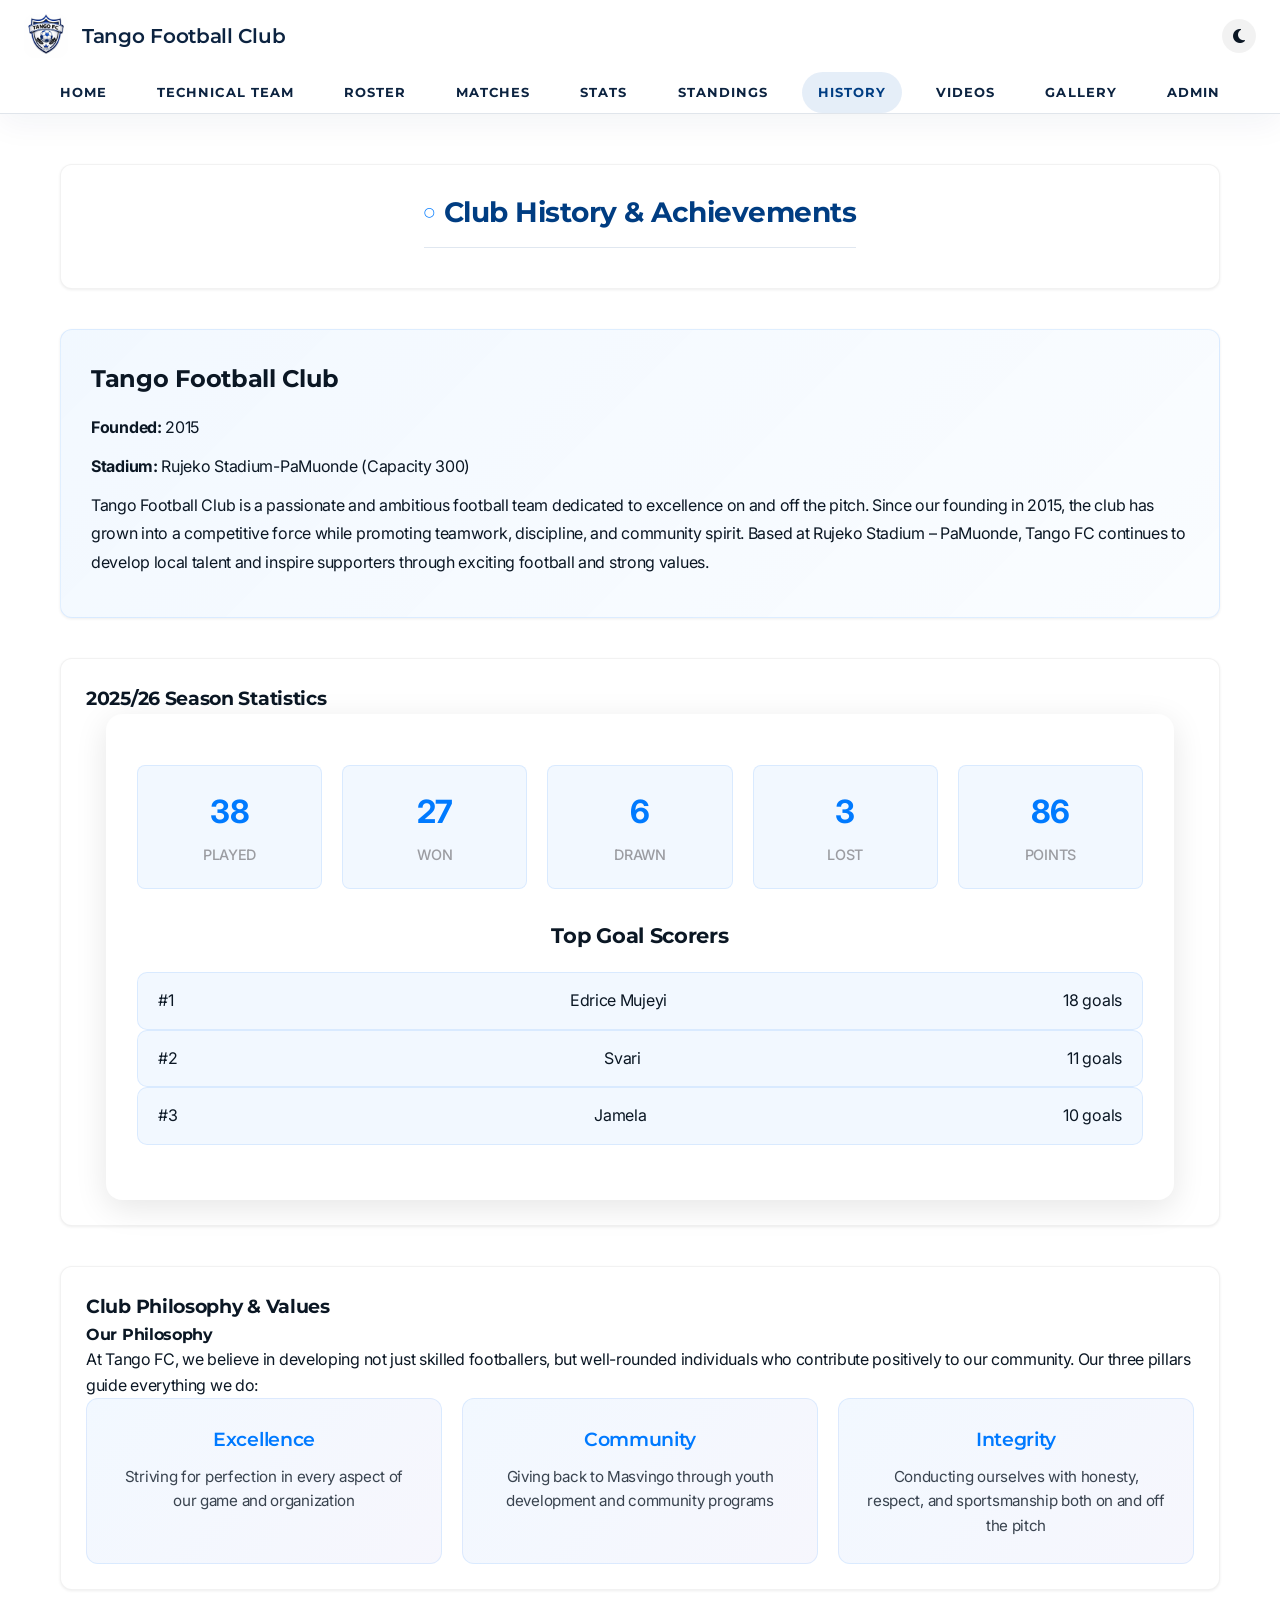
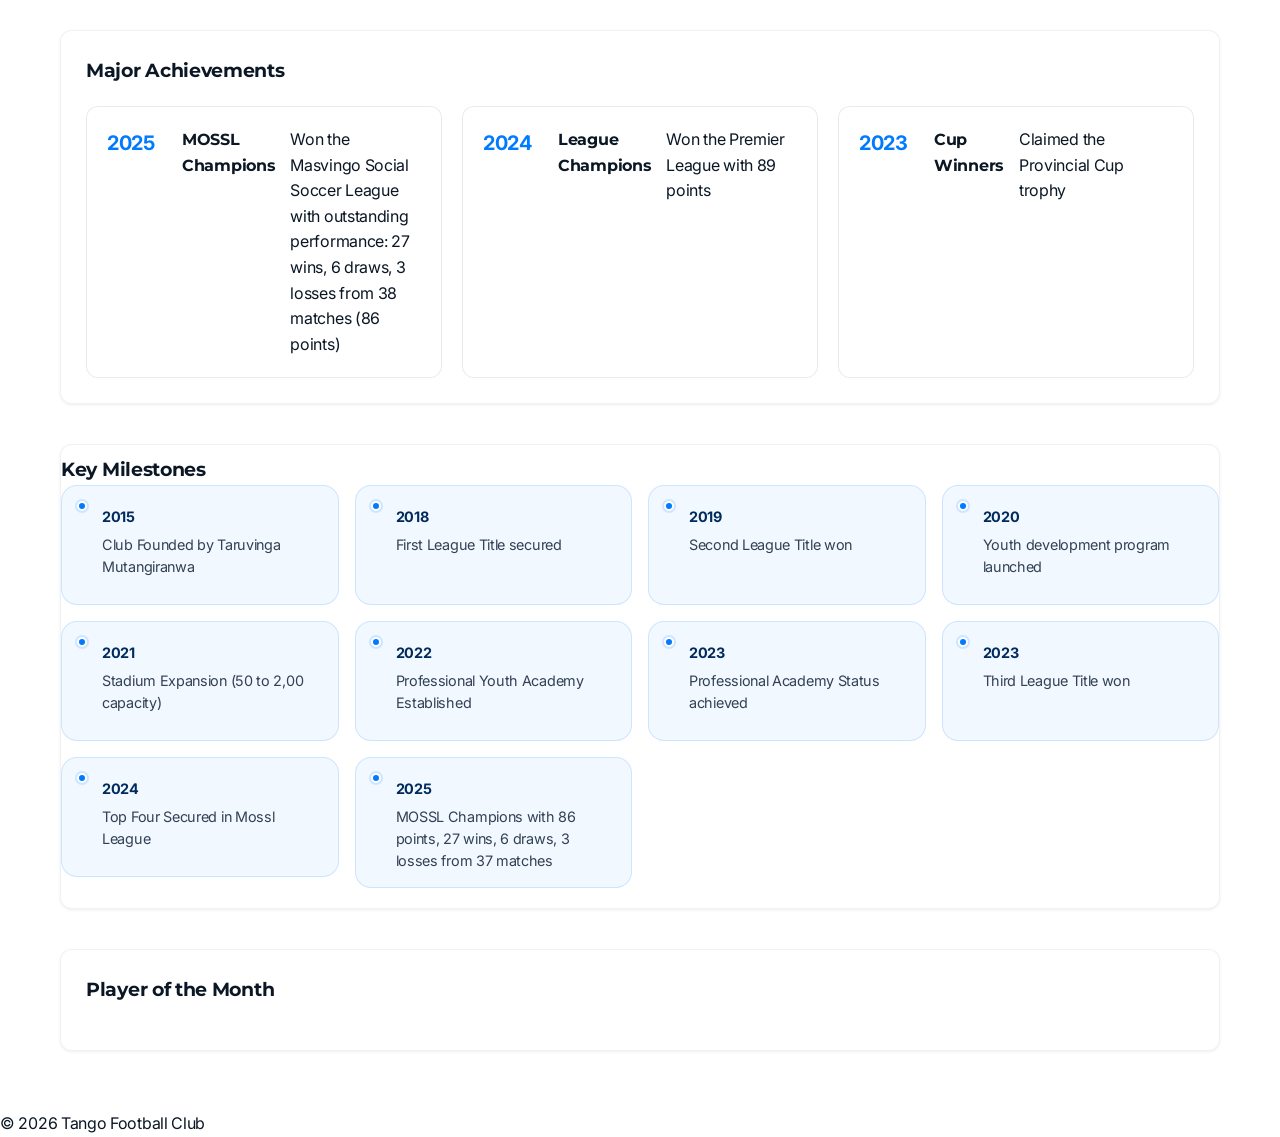
<file: app/src/main/assets/history.html>
<!DOCTYPE html>
<html lang="en">
<head>
    <meta charset="UTF-8">
    <meta name="viewport" content="width=device-width, initial-scale=1.0, maximum-scale=1.0, user-scalable=no">
    <title>Club History & Achievements - Tango Football Club</title>
    <link rel="stylesheet" href="css/style.css">
    <link rel="stylesheet" href="css/history.css">
    <link rel="stylesheet" href="https://cdnjs.cloudflare.com/ajax/libs/font-awesome/6.5.0/css/all.min.css">
</head>
<body>
    <header>
        <div class="header-top">
            <div class="header-brand">
                <img src="images/tangoforces.jpg" alt="Tango Forces Logo" class="header-logo">
                <h1>Tango Football Club</h1>
            </div>
            <div class="header-actions">
                <button id="themeToggle" class="theme-btn" aria-label="Toggle Theme">
                    <i class="fas fa-moon"></i>
                </button>
                <button class="mobile-menu-btn" id="mobileMenu">
                    <i class="fas fa-bars"></i>
                    <span>Menu</span>
                </button>
            </div>
        </div>
        <nav>
            <ul class="nav-links">
                <li><a href="index.html">Home</a></li>
                <li><a href="technical-team.html">Technical Team</a></li>
                <li><a href="roster.html">Roster</a></li>
                <li><a href="matches.html">Matches</a></li>
                <li><a href="stats.html">Stats</a></li>
                <li><a href="league-standings.html">Standings</a></li>
                <li><a href="history.html" class="active">History</a></li>
                <li><a href="videos.html">Videos</a></li>
                <li><a href="gallery.html">Gallery</a></li>
                <li><a href="admin.html">Admin</a></li>
            </ul>
        </nav>
    </header>
    <main>
        <section class="history-header">
            <h2>Club History & Achievements</h2>
        </section>

        <section class="club-info" id="clubInfo"></section>

        <section class="season-stats">
            <h3>2025/26 Season Statistics</h3>
            <div class="stats-container" id="seasonStatsContainer"></div>
        </section>

        <section class="club-philosophy">
            <h3>Club Philosophy & Values</h3>
            <div class="philosophy-container" id="philosophyContainer"></div>
        </section>

        <section class="achievements-section">
            <h3>Major Achievements</h3>
            <div class="achievements-container" id="achievementsContainer"></div>
        </section>

        <section class="milestones-section">
            <h3>Key Milestones</h3>
            <div class="timeline" id="timelineContainer"></div>
        </section>

        <section class="player-of-month">
            <h3>Player of the Month</h3>
            <div class="voting-container" id="votingContainer"></div>
        </section>
    </main>
    <footer>
        <p>&copy; 2026 Tango Football Club</p>
    </footer>
    <!-- Inline fallback data to ensure history page works when opened locally (no server) -->
    <script id="clubHistoryData" type="application/json"> 
{
    "foundedYear": 2015,
    "founder": "Sports Community Initiative",
    "club": "Tango Football Club",
    "stadium": "Rujeko Stadium-PaMuonde",
    "capacity": 300,
    "description": "Tango Football Club is a passionate and ambitious football team dedicated to excellence on and off the pitch. Since our founding in 2015, the club has grown into a competitive force while promoting teamwork, discipline, and community spirit. Based at Rujeko Stadium – PaMuonde, Tango FC continues to develop local talent and inspire supporters through exciting football and strong values.",
    "seasonStats": {
        "2025_26": {
            "league": "MOSSL",
            "position": "1st",
            "played": 38,
            "won": 27,
            "drawn": 6,
            "lost": 3,
            "points": 86,
            "topScorers": [
                {"name": "Edrice Mujeyi", "goals": 18},
                {"name": "Svari", "goals": 11},
                {"name": "Jamela", "goals": 10}
            ]
        }
    },
    "clubPhilosophy": {
        "title": "Our Philosophy",
        "description": "At Tango FC, we believe in developing not just skilled footballers, but well-rounded individuals who contribute positively to our community. Our three pillars guide everything we do:",
        "pillars": [
            {"name": "Excellence", "description": "Striving for perfection in every aspect of our game and organization"},
            {"name": "Community", "description": "Giving back to Masvingo through youth development and community programs"},
            {"name": "Integrity", "description": "Conducting ourselves with honesty, respect, and sportsmanship both on and off the pitch"}
        ]
    },
    "achievements": [
        {"year": "2025", "title": "MOSSL Champions", "description": "Won the Masvingo Social Soccer League with outstanding performance: 27 wins, 6 draws, 3 losses from 38 matches (86 points)"},
        {"year": 2024, "title": "League Champions", "description": "Won the Premier League with 89 points"},
        {"year": 2023, "title": "Cup Winners", "description": "Claimed the Provincial Cup trophy"}
    ],
    "milestones": [
        "2015 - Club Founded by Taruvinga Mutangiranwa",
        "2018 - First League Title secured",
        "2019 - Second League Title won",
        "2020 - Youth development program launched",
        "2021 - Stadium Expansion (50 to 2,00 capacity)",
        "2022 - Professional Youth Academy Established",
        "2023 - Professional Academy Status achieved",
        "2023 - Third League Title won",
        "2024 - Top Four Secured in Mossl League",
        "2025 - MOSSL Champions with 86 points, 27 wins, 6 draws, 3 losses from 37 matches"
    ]
}
    </script>
    <script src="js/theme.js"></script>
    <script src="js/history.js"></script>
</body>
</html>
</file>
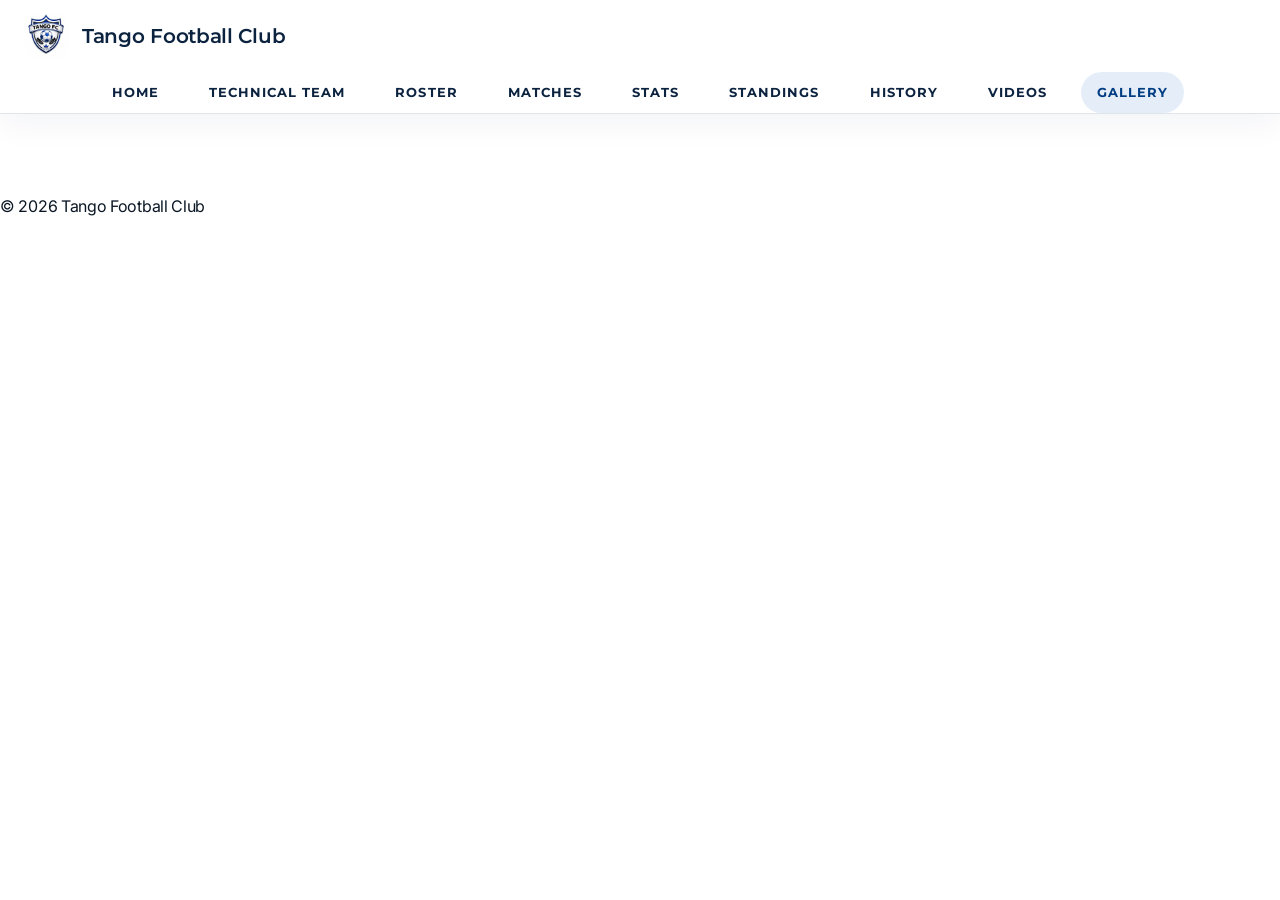
<file: app/src/main/assets/player-detail.html>
<!DOCTYPE html>
<html lang="en">
<head>
    <meta charset="UTF-8">
    <meta name="viewport" content="width=device-width, initial-scale=1.0">
    <title>Player Profile - Tango Football Club</title>
    <link rel="stylesheet" href="css/style.css">
    <link rel="stylesheet" href="css/player-detail.css">
</head>
<body>
    <header>
        <div class="header-top">
            <div class="header-brand">
                <img src="images/tangoforces.jpg" alt="Tango Forces Logo" class="header-logo">
                <h1>Tango Football Club</h1>
            </div>
            <div class="header-actions">
                <button class="mobile-menu-btn" id="mobileMenu">
                    <i class="fas fa-bars"></i>
                    <span>Menu</span>
                </button>
            </div>
        </div>
        <nav>
            <ul class="nav-links">
               <li><a href="index.html">Home</a></li>
            <li><a href="technical-team.html">Technical Team</a></li>
            <li><a href="roster.html">Roster</a></li>
            <li><a href="matches.html">Matches</a></li>
            <li><a href="stats.html">Stats</a></li>
            <li><a href="league-standings.html">Standings</a></li>
            <li><a href="history.html">History</a></li>
            <li><a href="videos.html">Videos</a></li>
            <li><a href="gallery.html" class="active">Gallery</a></li>
                
            </ul>
        </nav>
    </header>
    <main>
        <div class="player-profile" id="playerProfile"></div>
    </main>
    <footer>
        <p>&copy; 2026 Tango Football Club</p>
    </footer>
    <script src="js/theme.js"></script>
    <script src="js/player-detail.js"></script>
</body>
</html>
</file>
<file: app/src/main/assets/css/style.css>
/* ========== THEME / COLORS ========== */
@import url('https://fonts.googleapis.com/css2?family=Inter:wght@400;500;600;700;800&family=Montserrat:wght@500;600;700;800&display=swap');

:root {
    --font-base: 'Inter', system-ui, -apple-system, BlinkMacSystemFont, 'Segoe UI', sans-serif;
    --font-heading: 'Montserrat', system-ui, -apple-system, BlinkMacSystemFont, 'Segoe UI', sans-serif;
    --bg-color: #ffffff;
    --text-color: #111;
    --card-bg: #ffffff;
    --goal-color: #0a7d33;
    --yellow-card: #b38b00;
    --red-card: #c62828;
}

/* DARK MODE */

body.dark-mode {
    --bg-color: #0f172a;
    --text-color: #f1f5f9;
    --card-bg: #1e293b;
    --goal-color: #22c55e;
    --yellow-card: #facc15;
    --red-card: #ef4444;
}

:root[data-theme="light"] {
    --bg-color: #ffffff;
    --text-color: #0b1724;
    --card-bg: #ffffff;
    --header-bg: #002b4f;
    --header-text: #ffffff;
    --nav-hover: #001f3a;
    --secondary-bg: #f0f4f8;
}

:root[data-theme="dark"] {
    --bg-color: #0b0f14;
    --text-color: #e6eef6;
    --card-bg: #0f1720;
    --header-bg: #00131f;
    --header-text: #e6eef6;
    --nav-hover: #003a66;
    --secondary-bg: #0b1220;
}

/* ========== RESET / BASE STYLES ========== */
* {
    box-sizing: border-box;
    margin: 0;
    padding: 0;
}

html {
    scroll-behavior: smooth;
}

body {
    font-family: var(--font-base);
    line-height: 1.6;
    text-rendering: optimizeLegibility;
    -webkit-font-smoothing: antialiased;

    transition: background-color 0.3s, color 0.3s;
    letter-spacing: -0.3px;

    color: var(--text-color);
    background-color: var(--bg-color);
}

h1, h2, h3, h4, h5, h6 {
    font-family: var(--font-heading);
}

section h2,
.page-hero h2,
.hero-content h2,
.standings-header h2,
.gallery-hero h2 {
    font-family: var(--font-heading);
    letter-spacing: -0.04em;
}

button,
.btn-primary,
.btn-secondary,
.filter-btn,
.admin-tab-btn,
.logout-btn {
    font-family: var(--font-heading);
}

img,
picture,
video,
iframe {
    max-width: 100%;
    height: auto;
    display: block;
}

/* Hamburger Menu Toggle */
.mobile-menu-btn {
    display: none;
    font-size: 18px;
    background: var(--header-bg);
    border: none;
    cursor: pointer;
    color: var(--header-text);
    padding: 6px 10px;
    border-radius: 8px;
    transition: all 0.2s ease;
    align-items: center;
    gap: 6px;
}

.mobile-menu-btn:hover {
    background: rgba(255, 255, 255, 0.1);
}

.mobile-menu-btn span {
    font-size: 14px;
    font-weight: 600;
    font-family: var(--font-heading);
}

.mobile-menu-btn:hover {
    background: #005cb8;
}

/* ========== HEADER / NAVIGATION ========== */
header {
    position: sticky;
    z-index: 100;
    top: 0;

    background-color: #ffffff;
    color: #0c2340;
    border-bottom: 1px solid rgba(0, 45, 90, 0.12);
    box-shadow: 0 10px 30px rgba(15, 44, 90, 0.05);
}

.header-top {
    display: flex;
    align-items: center;
    justify-content: space-between;
    width: 100%;
    max-width: 1300px;
    margin: 0 auto;
    padding: 14px 24px;
    gap: 24px;
}

.header-brand {
    display: flex;
    align-items: center;
    gap: 14px;
}

.header-logo,
.hero-logo {
    width: 44px;
    height: 44px;
    border-radius: 12px;
    object-fit: cover;
}

.hero-logo {
    width: 42px;
    height: 42px;
    vertical-align: middle;
}

.brand {
    display: inline-flex;
    align-items: center;
    gap: 12px;
    text-decoration: none;
    color: #002b4f;
    font-family: var(--font-heading);
    font-size: 16px;
    font-weight: 800;
    letter-spacing: 0.08em;
    text-transform: uppercase;
}

.brand-logo {
    width: 40px;
    height: 40px;
    display: inline-flex;
    align-items: center;
    justify-content: center;
    border-radius: 50%;
    background: linear-gradient(135deg, #003d82 0%, #005cb8 100%);
    color: #ffffff;
    font-size: 18px;
    font-weight: 700;
}

.header-top h1 {
    font-size: 20px;
    font-weight: 600;
}

.header-actions {
    display: flex;
    align-items: center;
    gap: 10px;
}

.theme-btn {
    background: rgba(0, 0, 0, 0.05);
    border: none;
    color: var(--text-color);
    padding: 6px;
    border-radius: 50%;
    cursor: pointer;
    font-size: 1rem;
    transition: all 0.3s ease;
    display: flex;
    align-items: center;
    justify-content: center;
    width: 34px;
    height: 34px;
}

[data-theme="dark"] .theme-btn {
    color: white;
    background: rgba(255, 255, 255, 0.1);
}

nav {
    padding: 0;
}

.nav-links {
    list-style: none;
    display: flex;
    flex-wrap: nowrap;
    justify-content: center;
    align-items: center;
    gap: 18px;
    padding: 0;
    margin: 0;
    overflow-x: auto;
    white-space: nowrap;
    -webkit-overflow-scrolling: touch;
}

.nav-links li {
    flex: 0 0 auto;
}

.nav-links li a {
    text-decoration: none;
    color: #0c2340;
    padding: 10px 16px;
    display: block;
    border-radius: 999px;
    transition: background-color 0.25s ease, color 0.25s ease;
}

nav ul {
    display: flex;
    flex-wrap: nowrap;
    justify-content: center;
    overflow-x: auto;
    -webkit-overflow-scrolling: touch;

    max-width: 1300px;
    margin: 0;
    padding: 0;

    list-style: none;
    gap: 18px;
}

nav ul li {
    flex: 0 0 auto;
}

nav a {
    font-family: var(--font-heading);
    font-size: 13px;
    font-weight: 700;
    letter-spacing: 0.08em;
    text-transform: uppercase;

    position: relative;
    padding: 10px 16px;
    transition: all 0.25s ease;
    text-decoration: none;
    color: var(--text-color);
    border-radius: 999px;
}

[data-theme="dark"] nav a,
[data-theme="dark"] .nav-links li a,
body.dark-mode nav a,
body.dark-mode .nav-links li a {
    color: var(--text-color) !important;
}

nav a:hover,
nav a.active,
.nav-links li a:hover,
.nav-links li a.active {
    color: #003d82;
    background-color: rgba(0, 92, 184, 0.10);
}

nav a:hover,
nav a.active {
    color: #ffffff;
    background-color: var(--nav-hover);
}

nav a.active::after {
    position: absolute;
    right: 12px;
    bottom: -8px;
    left: 12px;

    height: 3px;

    content: '';

    border-radius: 2px;
    background-color: #ffffff;
}



/* ========== PAGE LAYOUT ========== */
main {
    max-width: 1200px;
    margin: 0 auto;
    padding: 20px;
}

/* ========== HERO SECTION ========== */
.hero {
    margin: 20px 0;
    padding: 100px 40px;

    text-align: center;

    color: white;
    border-radius: 20px;
    background: linear-gradient(135deg, #003d82 0%, #005cb8 100%);
    box-shadow: 0 10px 40px rgba(0, 61, 130, 0.3);
}

.hero-content h2 {
    font-size: 48px;
    font-weight: 700;

    margin-bottom: 10px;

    letter-spacing: -1px;
}

.hero-content p {
    font-size: 20px;
    font-weight: 400;

    opacity: 0.95;
}

section {
    margin: 30px 0;
    padding: 25px;

    transition: box-shadow 0.3s ease;
    animation: fadeIn 0.6s ease-out;

    border: 1px solid rgba(0, 0, 0, 0.05);
    border-radius: 12px;
    background-color: var(--card-bg);
    box-shadow: 0 1px 3px rgba(0, 0, 0, 0.07);
}

section:hover {
    box-shadow: 0 4px 12px rgba(0, 0, 0, 0.1);
}

section h2 {
    font-size: 28px;
    font-weight: 700;

    margin-bottom: 15px;
    padding-bottom: 12px;

    letter-spacing: -0.5px;

    color: #003d82;
    border-bottom: 1px solid rgba(0, 61, 130, 0.12);
    display: inline-flex;
    align-items: center;
    gap: 0.6rem;
}

section h2::before {
    content: '\25CB';
    color: #007aff;
    font-size: 0.8rem;
    line-height: 1;
}

.featured-players {
    margin: 60px 0;
}

.featured-players h2 {
    font-size: 32px;

    margin-bottom: 50px;

    text-align: center;
}

/* ========== PLAYER CUBE / ROSTER SECTION ========== */
.players-cube-grid {
    display: grid;

    margin-top: 30px;
    padding: 20px;

    grid-template-columns: repeat(auto-fit, minmax( 250px, 1fr) );
    gap: 40px;
}

.player-cube-wrapper {
    position: relative;

    display: flex;
    align-items: center;
    justify-content: center;

    height: 320px;

    animation: fadeInUp 0.8s ease-out backwards;

    perspective: 1200px;
}

.player-cube-wrapper:nth-child(1) {
    animation-delay: 0.1s;
}

.player-cube-wrapper:nth-child(2) {
    animation-delay: 0.2s;
}

.player-cube-wrapper:nth-child(3) {
    animation-delay: 0.3s;
}

.player-cube-wrapper:nth-child(4) {
    animation-delay: 0.4s;
}

.player-cube-wrapper:nth-child(5) {
    animation-delay: 0.5s;
}

.player-cube-wrapper:nth-child(6) {
    animation-delay: 0.6s;
}

@keyframes fadeInUp {

from {
    transform: translateY(30px);

    opacity: 0;
}

to {
    transform: translateY(0);

    opacity: 1;
}

}

.player-cube {
    position: relative;

    width: 260px;
    height: 260px;

    cursor: pointer;
    transition: all 0.3s ease;
    animation: gentleRotate 20s infinite linear;

    transform-style: preserve-3d;
}

@keyframes gentleRotate {

0% {
    transform: rotateY(0deg);
}

25% {
    transform: rotateY(90deg);
}

50% {
    transform: rotateY(180deg);
}

75% {
    transform: rotateY(270deg);
}

100% {
    transform: rotateY(360deg);
}

}

.player-cube-wrapper:hover .player-cube {
    transform: scale(1.05);
    animation-play-state: paused;
}

.player-cube-wrapper:hover {
    z-index: 10;
}

.cube-face {
    font-family: -apple-system, BlinkMacSystemFont, 'Segoe UI', sans-serif;

    position: absolute;

    display: flex;
    align-items: center;
    justify-content: center;

    width: 260px;
    height: 260px;

    transition: all 0.3s ease;

    color: #1d1d1f;
    border: 2px solid rgba(0, 123, 255, 0.1);
    border-radius: 20px;
    background: linear-gradient(135deg, #ffffff 0%, #f8f9fa 50%, #e9ecef 100%);
    box-shadow: 0 20px 60px rgba(0, 0, 0, 0.1) , inset 0 2px 0 rgba( 255, 255, 255, 0.8) , inset 0 -2px 4px rgba( 0, 0, 0, 0.05);

    backface-visibility: hidden;
}

.player-cube-wrapper:hover .cube-face {
    box-shadow: 0 30px 80px rgba(0, 123, 255, 0.15) , inset 0 2px 0 rgba( 255, 255, 255, 0.9) , inset 0 -2px 4px rgba( 0, 0, 0, 0.03);
}

.front-face {
    transform: translateZ(130px);
}

.back-face {
    transform: rotateY(180deg) translateZ( 130px);
}

.right-face {
    transform: rotateY(90deg) translateZ( 130px);
}

.left-face {
    transform: rotateY(270deg) translateZ( 130px);
}

/* Cube Face Content Styling */

.cube-face-content {
    display: flex;
    align-items: center;
    flex-direction: column;
    justify-content: center;

    width: 100%;
    height: 100%;
    padding: 20px;

    text-align: center;
}

.cube-face-content h3 {
    font-size: 22px;
    font-weight: 700;

    margin-bottom: 12px;

    color: #1d1d1f;
    text-shadow: 0 1px 2px rgba(0, 0, 0, 0.1);
}

.cube-face-content h4 {
    font-size: 16px;
    font-weight: 600;

    margin-bottom: 15px;

    letter-spacing: 0.5px;
    text-transform: uppercase;

    opacity: 0.8;
    color: #6c757d;
}

.cube-face-content .jersey {
    font-size: 16px;
    font-weight: 500;

    display: inline-block;

    margin-top: 8px;
    padding: 4px 8px;

    opacity: 0.7;
    color: #6c757d;
    border-radius: 8px;
    background: rgba(0, 123, 255, 0.1);
}

.player-passport-photo {
    width: 80px;
    height: 80px;
    margin-bottom: 15px;

    transition: all 0.3s ease;

    border: 3px solid rgba(0, 123, 255, 0.2);
    border-radius: 50%;
    box-shadow: 0 4px 12px rgba(0, 0, 0, 0.15);

    object-fit: cover;
}

.match-status {
    font-size: 0.9rem;

    margin-top: 6px;

    color: var(--text-color);
}

.status-tag {
    font-size: 0.75rem;
    font-weight: 700;

    display: inline-block;

    padding: 4px 8px;

    color: white;
    border-radius: 12px;
}

.status-upcoming {
    background: #007aff;
}

.status-postponed {
    background: #ff8c00;
}

.status-played {
    background: #28a745;
}

.btn-action {
    margin: 0 6px;
    padding: 6px 10px;

    cursor: pointer;

    border: 1px solid rgba(0, 0, 0, 0.08);
    border-radius: 8px;
    background: var(--card-bg);
}

.player-cube-wrapper:hover .player-passport-photo {
    transform: scale(1.05);

    border-color: #007aff;
    box-shadow: 0 6px 20px rgba(0, 123, 255, 0.3);
}

.cube-face-content .nickname-text {
    font-size: 16px;
    font-weight: 600;
    font-style: italic;

    margin-top: 8px;

    color: #007aff;
    text-shadow: 0 1px 2px rgba(0, 123, 255, 0.2);
}

.cube-face-content .position-text {
    font-size: 20px;
    font-weight: 700;

    margin-bottom: 12px;

    color: #1d1d1f;
}



/* Front Face Styling */

.player-front-content {
    width: 100%;

    text-align: center;
}

.player-image-large {
    font-size: 60px;

    display: block;

    margin-bottom: 10px;
}

.player-front-content h3 {
    font-size: 20px;
    font-weight: 700;

    margin-bottom: 8px;

    letter-spacing: -0.5px;
}

.jersey {
    font-size: 14px;
    font-weight: 500;

    opacity: 0.9;
}

/* Back Face Styling */

.player-stats-large {
    width: 100%;
    padding: 20px;

    text-align: center;
}

.player-stats-large h4 {
    font-size: 16px;
    font-weight: 600;

    margin-bottom: 15px;

    opacity: 0.95;
}

.stat-item {
    display: flex;
    justify-content: space-between;

    margin-bottom: 12px;
    padding: 8px 0;

    border-bottom: 1px solid rgba(0, 0, 0, 0.08);
}

.stat-label {
    font-size: 12px;
    font-weight: 500;

    text-transform: uppercase;

    opacity: 0.7;
    color: #86868b;
}

.stat-value {
    font-size: 20px;
    font-weight: 700;

    color: #1d1d1f;
}

/* Right Face Styling */

.player-position-large {
    width: 100%;

    text-align: center;
}

.player-position-large h4 {
    font-size: 16px;
    font-weight: 600;

    margin-bottom: 15px;

    opacity: 0.95;
}

.position-text {
    font-size: 24px;
    font-weight: 700;

    margin-bottom: 15px;
}

.player-position-large .position-badge {
    font-size: 28px;
    font-weight: 700;

    display: flex;
    align-items: center;
    justify-content: center;

    width: 60px;
    height: 60px;
    margin: 0 auto;

    color: #007aff;
    border-radius: 50%;
    background-color: rgba(0, 123, 255, 0.1);
}

/* Left Face Styling */

.player-nickname-large {
    width: 100%;
    padding: 20px;

    text-align: center;
}

.player-nickname-large h4 {
    font-size: 14px;
    font-weight: 600;

    margin-bottom: 15px;

    letter-spacing: 1px;
    text-transform: uppercase;

    opacity: 0.8;
}

.nickname-text {
    font-size: 22px;
    font-weight: 700;
    font-style: italic;
    line-height: 1.4;
}

/* Top Face Styling */

.top-face .player-info {
    display: flex;
    justify-content: space-around;

    width: 100%;
    padding: 15px;

    gap: 20px;
}

.info-item {
    text-align: center;
}

.info-label {
    font-size: 11px;
    font-weight: 600;

    display: block;

    margin-bottom: 8px;

    letter-spacing: 0.5px;
    text-transform: uppercase;

    opacity: 0.8;
}

.info-value {
    font-size: 18px;
    font-weight: 700;

    display: block;
}

/* Bottom Face Styling */

.player-highlight {
    width: 100%;

    text-align: center;
}

.player-highlight h4 {
    font-size: 14px;
    font-weight: 600;

    margin-bottom: 12px;

    text-transform: uppercase;

    opacity: 0.9;
}

.player-highlight p {
    font-size: 16px;
    font-weight: 500;
}


@keyframes fadeIn {

from {
    transform: translateY(20px);

    opacity: 0;
}

to {
    transform: translateY(0);

    opacity: 1;
}

}

@media (max-width: 768px) {
    .mobile-menu-btn {
        display: block;
    }

    nav {
        width: 100%;
        position: relative;
    }

    .nav-links {
        display: none;
        flex-direction: column;
        width: min(150px, 85vw) !important;
        position: absolute;
        top: calc(100% + 4px);
        right: 8px;
        left: auto;
        background: var(--card-bg) !important;
        box-shadow: 0 8px 22px rgba(0,0,0,0.12);
        z-index: 1000;
        padding: 4px 0;
        border-radius: 14px;
        max-height: 220px !important;
        overflow-y: auto;
        border: 1px solid rgba(255,255,255,0.12);
    }

    .nav-links.show {
        display: flex !important;
    }

    .nav-links li {
        width: 100%;
    }

    .nav-links li a {
        display: block;
        padding: 5px 8px;
        font-size: 12px;
        width: 100%;
        border-radius: 0;
        text-align: left;
        border-bottom: 1px solid rgba(255,255,255,0.08);
        color: var(--text-color) !important;
        background: transparent !important;
    }

    .nav-links li:last-child a {
        border-bottom: none;
    }

    [data-theme="dark"] .nav-links,
    body.dark-mode .nav-links {
        background: var(--card-bg) !important;
        border-color: rgba(255,255,255,0.12) !important;
    }

    [data-theme="dark"] .nav-links li a,
    body.dark-mode .nav-links li a,
    [data-theme="dark"] nav a,
    body.dark-mode nav a {
        color: var(--text-color) !important;
    }

    [data-theme="dark"] .nav-links li a:hover,
    body.dark-mode .nav-links li a:hover,
    [data-theme="dark"] nav a:hover,
    body.dark-mode nav a:hover {
        background: rgba(255, 255, 255, 0.08) !important;
        color: var(--text-color) !important;
    }

    .players-cube-grid {
        padding: 10px;
        grid-template-columns: 1fr;
        gap: 30px;
    }

    .player-cube-wrapper {
        height: 240px;
    }

    .player-cube {
        width: 180px;
        height: 180px;
    }

    .cube-face {
        width: 180px;
        height: 180px;

        border-radius: 12px;
    }

    .front-face {
        transform: translateZ(90px);
    }

    .back-face {
        transform: rotateY(180deg) translateZ( 90px);
    }

    .right-face {
        transform: rotateY(90deg) translateZ( 90px);
    }

    .left-face {
        transform: rotateY(-90deg) translateZ( 90px);
    }

    .top-face {
        transform: rotateX(90deg) translateZ( 90px);
    }

    .bottom-face {
        transform: rotateX(-90deg) translateZ( 90px);
    }

    .player-image-large {
        font-size: 60px;
    }

    .player-front-content h3 {
        font-size: 18px;
    }

    /* Hero Section Mobile */
    .hero {
        margin: 15px 0;
        padding: 40px 20px;
        border-radius: 12px;
    }

    .hero-content h1 {
        font-size: 24px;
        margin-bottom: 10px;
    }

    .hero-badge {
        font-size: 12px;
        margin-bottom: 15px;
    }

    .hero-content h2 {
        font-size: 24px;
    }

    .hero-content p {
        font-size: 14px;
        margin-bottom: 15px;
    }

    .hero-stats {
        gap: 12px;
        margin-bottom: 15px;
    }

    .hero-stats .stat-item {
        flex-direction: column;
        gap: 4px;
    }

    .hero-stats .stat-number {
        font-size: 18px;
    }

    .hero-stats .stat-label {
        font-size: 11px;
    }

    .hero-actions {
        flex-direction: column;
        gap: 10px;
    }

    .hero-actions a {
        font-size: 14px;
        padding: 10px 20px;
    }

    .hero-logo {
        height: 30px;
        width: 30px;
    }
}

.player-face-id {
    font-size: 48px;

    display: block;

    margin-bottom: 8px;

    animation: bounce 2s infinite;
}

@keyframes bounce {

0%,
100% {
    transform: translateY(0);
}

50% {
    transform: translateY(-10px);
}

}

/* Technical team hierarchy styles */

.technical-grid {
    display: flex;
    align-items: center;
    flex-direction: column;

    padding: 20px 10px;

    gap: 28px;
}

.technical-row {
    display: flex;
    flex-wrap: wrap;
    justify-content: center;

    width: 100%;
    max-width: 1100px;

    gap: 20px;
}

.technical-row.top {
    justify-content: center;
}

.technical-card {
    width: 260px;
    padding: 16px;

    text-align: center;

    border: 1px solid rgba(0, 0, 0, 0.06);
    border-radius: 12px;
    background-color: var(--card-bg);
    box-shadow: 0 6px 18px rgba(0, 0, 0, 0.06);
}

.technical-card .technical-card-inner {
    display: flex;
    align-items: center;
    flex-direction: column;

    gap: 8px;
}

.technical-image {
    font-size: 48px;

    display: flex;
    overflow: hidden;
    align-items: center;
    justify-content: center;

    width: 86px;
    height: 86px;

    border-radius: 50%;
    background: var(--secondary-bg);
}

.team-member-photo {
    width: 100%;
    height: 100%;

    border-radius: 50%;

    object-fit: cover;
}

.member-role {
    font-weight: 700;

    color: #003d82;
}

.member-title {
    font-size: 13px;

    opacity: 0.85;
}

.member-info .experience {
    font-size: 13px;

    opacity: 0.9;
}

@media(max-width: 720px) {
    .technical-card {
        width: 90%;
        max-width: 360px;
    }

    .technical-row {
        gap: 14px;
    }
}

/* ========== MATCHES PAGE ========== */

.matches-header {
    margin: 30px 20px 50px 20px;
    padding: 40px 20px;

    text-align: center;

    border-radius: 20px;
    background: linear-gradient(135deg, rgba( 0, 123, 255, 0.05) 0%, rgba( 0, 123, 255, 0.02) 100%);
}

.matches-header h2 {
    font-size: 36px;
    font-weight: 700;

    background: linear-gradient(135deg, #007aff, #003d82);
    background-clip: text;
    -webkit-background-clip: text;
    -webkit-text-fill-color: transparent;
}

.matches-header p {
    font-size: 18px;
    font-weight: 500;

    opacity: 0.8;
    color: var(--text-color);
}

.season-badge {
    display: inline-block;

    margin-top: 15px;
}

.season-badge span {
    font-size: 12px;
    font-weight: 600;

    padding: 8px 16px;

    letter-spacing: 0.5px;
    text-transform: uppercase;

    color: white;
    border-radius: 20px;
    background: linear-gradient(135deg, #007aff, #0056b3);
    box-shadow: 0 4px 12px rgba(0, 123, 255, 0.2);
}

.matches-filters {
    display: flex;
    flex-wrap: wrap;
    justify-content: center;

    margin-bottom: 40px;
    padding: 0 20px;

    gap: 15px;
}

.match-filter-btn {
    font-size: 15px;
    font-weight: 600;

    position: relative;

    overflow: hidden;

    padding: 14px 28px;

    cursor: pointer;
    transition: all 0.3s ease;

    border: 2px solid rgba(0, 123, 255, 0.2);
    border-radius: 25px;
    background: var(--card-bg);
}

.match-filter-btn::before {
    position: absolute;
    top: 0;
    left: -100%;

    width: 100%;
    height: 100%;

    content: '';
    transition: left 0.5s ease;

    background: linear-gradient(90deg, transparent, rgba( 0, 123, 255, 0.1) , transparent);
}

.match-filter-btn:hover::before {
    left: 100%;
}

.match-filter-btn:hover {
    transform: translateY(-2px);

    border-color: #007aff;
    box-shadow: 0 8px 25px rgba(0, 123, 255, 0.15);
}

.match-filter-btn.active {
    color: white;
    border-color: #007aff;
    background: linear-gradient(135deg, #007aff 0%, #0056b3 100%);
    box-shadow: 0 4px 20px rgba(0, 123, 255, 0.3);
}

.match-refresh-btn {
    font-size: 14px;

    margin-left: 15px;
    padding: 12px 15px;

    cursor: pointer;
    transition: all 0.3s ease;

    color: #007aff;
    border: 1px solid rgba(0, 123, 255, 0.3);
    border-radius: 8px;
    background: rgba(0, 123, 255, 0.1);
}

.match-refresh-btn:hover {
    transform: scale(1.05);

    background: rgba(0, 123, 255, 0.2);
    box-shadow: 0 4px 15px rgba(0, 123, 255, 0.2);
}

/* ========== MATCH CARDS ==========
   Keep a single matches container definition and preserve the final intended layout. */
.matches-container {
    display: flex;
    flex-direction: column;

    max-width: 900px;
    margin: auto;
    padding: 10px;

    gap: 20px;
}

.match-card {
    font-family: 'Segoe UI', Arial, sans-serif;
    padding: 16px 18px;
    transition: transform 0.2s ease, box-shadow 0.2s ease;
    color: #1f2937;
    border: 1px solid rgba(148, 163, 184, 0.28);
    border-radius: 16px;
    background-color: #ffffff;
    box-shadow: 0 6px 18px rgba(15, 23, 42, 0.08);
}

.match-card:hover {
    transform: translateY(-2px);
    box-shadow: 0 12px 28px rgba(15, 23, 42, 0.12);
}

.matches-container {
    display: grid;
    gap: 24px;
}

.match-card-header {
    display: flex;
    justify-content: space-between;
    align-items: center;
    gap: 12px;
    margin-bottom: 16px;
}

.match-meta {
    display: flex;
    flex-wrap: wrap;
    gap: 10px;
    color: #475569;
    font-size: 0.88rem;
    margin-bottom: 14px;
}

.match-meta span {
    display: inline-flex;
    align-items: center;
    gap: 6px;
    padding: 6px 10px;
    border-radius: 999px;
    background: rgba(37, 99, 235, 0.08);
}

.match-teams {
    display: grid;
    grid-template-columns: 1fr auto 1fr;
    align-items: center;
    gap: 14px;
    margin-bottom: 14px;
}

.team {
    display: flex;
    flex-direction: column;
    gap: 6px;
}

.team-name {
    font-size: 1rem;
    font-weight: 700;
    color: #0f172a;
}

.match-score {
    display: inline-flex;
    justify-content: center;
    align-items: center;
    min-width: 90px;
    padding: 12px 16px;
    border-radius: 18px;
    font-size: 1.1rem;
    font-weight: 700;
    color: #0f172a;
    background: rgba(96, 165, 250, 0.15);
}

.team-events {
    background: rgba(226, 242, 255, 0.9);
    border-left: 4px solid #2563eb;
    padding: 12px;
    border-radius: 16px;
}

.match-events-row {
    display: grid;
    grid-template-columns: 1fr 1fr;
    gap: 14px;
}

.team-event {
    display: flex;
    align-items: center;
    gap: 8px;
    padding: 8px 10px;
    border-radius: 12px;
    font-size: 0.85rem;
    line-height: 1.3;
    background: #ffffff;
    border: 1px solid rgba(37, 99, 235, 0.12);
}

.team-event span {
    font-size: 0.82rem;
}

@media(max-width: 768px) {
    .match-teams {
        grid-template-columns: 1fr;
    }

    .match-score {
        margin: 0 auto;
    }

    .match-events-row {
        grid-template-columns: 1fr;
    }
}

/* DATE + COMPETITION */

.match-date {
    font-size: 1rem;
    font-weight: bold;

    flex-wrap: wrap;
    justify-content: center;

    margin-bottom: 12px;

    color: #2c3e50;
}

.match-date .competition {
    font-size: 12px;

    padding: 4px 10px;

    color: #fff;
    border-radius: 6px;
    background-color: #2c3e50;
}

/* MATCH CONTENT */

.match-content {
    display: flex;
    align-items: flex-start;
    justify-content: space-between;

    gap: 10px;
}

/* TEAMS */

.team {
    display: flex;
    flex-direction: column;

    width: 40%;

    gap: 5px;
}

.team-name {
    font-size: 1rem;
    font-weight: 600;

    color: #2c3e50;
}

.home-team,
.away-team {
    font-family: 'Georgia', serif;
}

/* SCORE */

.match-vs .vs-score {
    font-size: 1.4rem;
    font-weight: bold;

    color: #2c3e50;
}

.vs-text {
    font-size: 0.8rem;

    color: #7f8c8d;
}

/* VENUE */

.match-venue {
    font-size: 0.85rem;
    font-style: italic;

    margin-top: 18px;

    text-align: center;

    color: #7f8c8d;
}

.venue {
    font-size: 14px;

    display: flex;
    align-items: center;
    justify-content: center;

    gap: 6px;
}

/* EVENTS */

.team-events {
    display: flex;
    flex-direction: column;
    gap: 6px;

    margin-top: 6px;
    padding: 10px 12px;

    color: #243447;
    border-left: 4px solid #1d4f91;
    border-radius: 10px;
    background-color: #eef6ff;
}

.team-event {
    display: flex;
    align-items: center;
    gap: 8px;

    padding: 8px 12px;
    border-radius: 10px;
    font-size: 0.95rem;
    line-height: 1.4;
}

.event-goal {
    background: #e6f6f0;
    color: #0a7d33;
    border: 1px solid #7dd3a7;
}

.event-assist {
    background: #eff8ff;
    color: #0369a1;
    border: 1px solid #7dd3fc;
}

.event-yellow {
    background: #fef3c7;
    color: #b45309;
    border: 1px solid #facc15;
}

.event-red {
    background: #fee2e2;
    color: #b91c1c;
    border: 1px solid #fca5a5;
}

.event-sub {
    background: #ede9fe;
    color: #5b21b6;
    border: 1px solid #c4b5fd;
}

/* MATCH STATUS COLORS */

.match-card.completed {
    border-left: 5px solid #27ae60;
}

.match-card.upcoming {
    border-left: 5px solid #2980b9;
}

/* ================= MOBILE RESPONSIVE ================= */

@media(max-width: 768px) {
    .match-content {
        flex-direction: column;

        text-align: center;
    }

    .team {
        align-items: center;

        width: 100%;
    }

    .home-team {
        text-align: center;
    }

    .away-team {
        text-align: center;
    }

    .match-vs {
        width: 100%;
        margin: 8px 0;
    }

    .vs-score {
        font-size: 24px;
    }

    .team-events {
        text-align: center;
    }

    .match-date {
        justify-content: center;

        text-align: center;
    }

    .match-venue {
        font-size: 0.85rem;
        font-style: italic;

        margin-top: 18px;

        text-align: center;

        color: #7f8c8d;
    }
    
}

/* ========== RESPONSIVE ========== */

@media(max-width: 768px) {
    .match-content {
        flex-direction: column;

        text-align: center;

        gap: 15px;
    }

    .home-team .team-info,
    .home-team .team-events,
    .away-team .team-info,
    .away-team .team-events {
        align-items: center;

        text-align: center;
    }

    .vs-score {
        font-size: 1.2rem;
    }

    .match-venue {
        font-size: 0.8rem;
    }
}

.vs-score {
    font-size: 1.2rem;
}

.match-venue {
    font-size: 0.8rem;
}

/* ========== ROSTER HERO SECTION ========== */

.roster-hero {
    position: relative;

    overflow: hidden;

    padding: 60px 20px;

    text-align: center;

    color: white;
    background: linear-gradient(135deg, #1a1a2e 0%, #16213e 50%, #0f3460 100%);
}

.roster-hero::before {
    position: absolute;
    top: 0;
    right: 0;
    bottom: 0;
    left: 0;

    content: '';

    opacity: 0.3;
    background: url('data:image/svg+xml, <svg xmlns="http://www.w3.org/2000/svg" viewBox="0 0 100 100"><circle cx="20" cy="20" r="2" fill="rgba( 255, 255, 255, 0.1) "/><circle cx="80" cy="40" r="1" fill="rgba( 255, 255, 255, 0.1) "/><circle cx="40" cy="80" r="1.5" fill="rgba( 255, 255, 255, 0.1) "/></svg>');
}

.hero-content h2 {
    font-size: 3.5rem;
    font-weight: 800;

    margin-bottom: 20px;

    background: linear-gradient(45deg, #ffffff, #e0e7ff);
    background-clip: text;
    -webkit-background-clip: text;
    text-shadow: 0 4px 20px rgba(0, 0, 0, 0.3);

    -webkit-text-fill-color: transparent;
}

.hero-content p {
    font-size: 1.3rem;
    line-height: 1.6;

    max-width: 600px;
    margin-right: auto;
    margin-bottom: 40px;
    margin-left: auto;

    opacity: 0.9;
}

.hero-stats {
    display: flex;
    justify-content: center;

    margin-bottom: 30px;

    gap: 40px;
}

.hero-stats .stat-item {
    text-align: center;
}

.hero-stats .stat-number {
    font-size: 2.5rem;
    font-weight: 800;

    display: block;

    margin-bottom: 5px;

    color: #00d4ff;
    text-shadow: 0 2px 10px rgba(0, 212, 255, 0.3);
}

.hero-stats .stat-label {
    font-size: 0.9rem;
    font-weight: 600;

    letter-spacing: 1px;
    text-transform: uppercase;

    opacity: 0.8;
}

.hero-image {
    margin-top: 30px;
}

.trophy-icon {
    font-size: 4rem;

    animation: bounce 3s infinite;
}

@keyframes bounce {

0%,
20%,
50%,
80%,
100% {
    transform: translateY(0);
}

40% {
    transform: translateY(-10px);
}

60% {
    transform: translateY(-5px);
}

}

/* ========== ROSTER FILTERS ========== */

.roster-filters {
    padding: 40px 20px;

    border-top: 1px solid rgba(255, 255, 255, 0.1);
    border-bottom: 1px solid rgba(255, 255, 255, 0.1);
    background: linear-gradient(135deg, rgba( 255, 255, 255, 0.05) 0%, rgba( 255, 255, 255, 0.02) 100%);
}

.filter-container {
    max-width: 1200px;
    margin: 0 auto;

    text-align: center;
}

.filter-container h3 {
    font-size: 1.5rem;
    font-weight: 700;

    margin-bottom: 25px;

    color: var(--text-color);
}

.filter-buttons {
    display: flex;
    flex-wrap: wrap;
    justify-content: center;

    gap: 15px;
}

.filter-btn {
    font-weight: 600;

    position: relative;

    display: flex;
    overflow: hidden;
    align-items: center;

    padding: 12px 20px;

    cursor: pointer;
    transition: all 0.3s ease;

    color: var(--text-color);
    border: 2px solid rgba(0, 123, 255, 0.2);
    border-radius: 50px;
    background: var(--card-bg);
    box-shadow: 0 4px 15px rgba(0, 0, 0, 0.08);

    gap: 8px;
}

.filter-btn::before {
    position: absolute;
    top: 0;
    left: -100%;

    width: 100%;
    height: 100%;

    content: '';
    transition: left 0.5s;

    background: linear-gradient(90deg, transparent, rgba( 0, 123, 255, 0.1) , transparent);
}

.filter-btn:hover::before {
    left: 100%;
}

.filter-btn:hover {
    transform: translateY(-3px);

    border-color: rgba(0, 123, 255, 0.4);
    box-shadow: 0 8px 25px rgba(0, 123, 255, 0.15);
}

.filter-btn:focus {
    outline: none;
    box-shadow: 0 0 0 4px rgba(0, 123, 255, 0.1);
}

.filter-btn.active {
    transform: translateY(-2px);

    color: #ffffff;
    border-color: #007aff;
    background: linear-gradient(135deg, #007aff 0%, #0056b3 100%);
    box-shadow: 0 6px 20px rgba(0, 123, 255, 0.3);
}

.filter-icon {
    font-size: 1.2rem;
}

/* ========== PLAYERS SECTION ========== */

.players-section {
    position: relative;

    overflow: hidden;

    padding: 60px 20px;

    background: var(--bg-color);
}

.players-section::before {
    position: absolute;
    top: 0;
    right: 0;
    bottom: 0;
    left: 0;

    content: '';
    pointer-events: none;

    background-image: radial-gradient(circle at 20% 80%, rgba( 0, 123, 255, 0.03) 0%, transparent 50%) , radial-gradient( circle at 80% 20%, rgba( 0, 123, 255, 0.03) 0%, transparent 50%) , radial-gradient( circle at 40% 40%, rgba( 0, 123, 255, 0.02) 0%, transparent 50%);
}

.players-cube-grid {
    position: relative;
    z-index: 1;

    display: grid;

    max-width: 1400px;
    margin: 0 auto;

    grid-template-columns: repeat(auto-fit, minmax( 280px, 1fr) );
    gap: 40px;
}

/* ========== ROSTER FOOTER ========== */

.roster-footer {
    padding: 60px 20px;

    text-align: center;

    border-top: 1px solid rgba(0, 0, 0, 0.1);
    background: linear-gradient(135deg, #f8f9fa 0%, #e9ecef 100%);
}

.footer-content h3 {
    font-size: 2rem;
    font-weight: 700;

    margin-bottom: 15px;

    color: var(--text-color);
}

.footer-content p {
    font-size: 1.1rem;

    max-width: 500px;
    margin-right: auto;
    margin-bottom: 30px;
    margin-left: auto;

    opacity: 0.8;
}

.footer-actions {
    display: flex;
    flex-wrap: wrap;
    justify-content: center;

    gap: 20px;
}

.btn-primary,
.btn-secondary {
    font-size: 1rem;
    font-weight: 600;

    display: inline-flex;
    align-items: center;

    padding: 15px 30px;

    transition: all 0.3s ease;
    text-decoration: none;

    border-radius: 50px;

    gap: 10px;
}

.btn-primary {
    color: white;
    background: linear-gradient(135deg, #007aff 0%, #0056b3 100%);
    box-shadow: 0 4px 15px rgba(0, 123, 255, 0.3);
}

.btn-primary:hover {
    transform: translateY(-2px);

    box-shadow: 0 8px 25px rgba(0, 123, 255, 0.4);
}

.btn-secondary {
    color: #007aff;
    border: 2px solid #007aff;
    background: white;
    box-shadow: 0 4px 15px rgba(0, 0, 0, 0.1);
}

.btn-secondary:hover {
    transform: translateY(-2px);

    color: white;
    background: #007aff;
    box-shadow: 0 8px 25px rgba(0, 123, 255, 0.3);
}

/* ========== RESPONSIVE DESIGN ========== */

@media(max-width: 768px) {
    .roster-hero {
        padding: 35px 16px;
    }

    .hero-content h2 {
        font-size: 2.3rem;
    }

    .hero-content p {
        font-size: 1rem;
    }

    .hero-stats {
        gap: 18px;
    }

    .hero-stats .stat-number {
        font-size: 1.9rem;
    }

    .filter-buttons {
        gap: 10px;
    }

    .filter-btn {
        font-size: 0.9rem;
        padding: 9px 14px;
    }

    .players-cube-grid {
        grid-template-columns: repeat(auto-fit, minmax(200px, 1fr));
        gap: 24px;
    }

    .player-cube-wrapper {
        height: 250px;
    }

    .player-cube,
    .cube-face {
        width: 200px;
        height: 200px;
    }

    .front-face {
        transform: translateZ(100px);
    }

    .back-face {
        transform: rotateY(180deg) translateZ(100px);
    }

    .right-face {
        transform: rotateY(90deg) translateZ(100px);
    }

    .left-face {
        transform: rotateY(270deg) translateZ(100px);
    }

    .footer-actions {
        align-items: center;
        flex-direction: column;
    }

    .btn-primary,
    .btn-secondary {
        justify-content: center;
        width: 180px;
    }
}

@media(max-width: 480px) {
    .hero-content h2 {
        font-size: 1.8rem;
    }

    .hero-stats {
        flex-direction: column;
        gap: 15px;
    }

    .players-cube-grid {
        grid-template-columns: 1fr;
        gap: 18px;
    }

    .player-cube-wrapper {
        height: 220px;
    }

    .player-cube,
    .cube-face {
        width: 180px;
        height: 180px;
    }

    .front-face {
        transform: translateZ(90px);
    }

    .back-face {
        transform: rotateY(180deg) translateZ(90px);
    }

    .right-face {
        transform: rotateY(90deg) translateZ(90px);
    }

    .left-face {
        transform: rotateY(270deg) translateZ(90px);
    }

    .back-face {
        transform: rotateY(180deg) translateZ( 110px);
    }

    .right-face {
        transform: rotateY(90deg) translateZ( 110px);
    }

    .left-face {
        transform: rotateY(270deg) translateZ( 110px);
    }
}

.match-card {
    font-family: 'Georgia', 'Times New Roman', serif;

    padding: 20px 25px;

    transition: transform 0.3s ease, box-shadow 0.3s ease;

    color: #333;
    border: 1px solid #ddd;
    border-radius: 15px;
    background-color: #ffffff;
    box-shadow: 0 8px 20px rgba(0, 0, 0, 0.12);
}

.match-card::before {
    position: absolute;
    top: 0;
    left: 0;

    width: 4px;
    height: 100%;

    content: '';
    transition: opacity 0.3s ease;

    opacity: 0;
    background: linear-gradient(180deg, #007aff, #0056b3);
}

.match-card:hover {
    transform: translateY(-4px);

    box-shadow: 0 15px 35px rgba(0, 0, 0, 0.2);
}

.match-card:hover {
    transform: translateY(-4px);

    border-color: rgba(0, 123, 255, 0.2);
    box-shadow: 0 12px 40px rgba(0, 0, 0, 0.12);
}

.match-card.upcoming {
    border-left: 4px solid #28a745;
}

.match-card.upcoming::before {
    background: linear-gradient(180deg, #28a745, #1e7e34);
}

.match-card.completed {
    border-left: 4px solid #007aff;
}

.match-card.completed::before {
    background: linear-gradient(180deg, #007aff, #0056b3);
}

.match-date {
    font-size: 1rem;
    font-weight: bold;

    flex-wrap: wrap;
    justify-content: center;

    margin-bottom: 12px;

    color: #2c3e50;
}

.match-date .day {
    font-size: 16px;
    font-weight: 700;

    margin-bottom: 5px;

    color: var(--text-color);
}

.match-date .time {
    font-size: 14px;
    font-weight: 500;

    opacity: 0.8;
    color: var(--text-color);
}

.match-date .competition {
    font-size: 12px;

    padding: 4px 10px;

    color: #fff;
    border-radius: 6px;
    background-color: #2c3e50;
}

.competition.league {
    color: #007aff;
    border: 1px solid rgba(0, 123, 255, 0.2);
    background: linear-gradient(135deg, rgba( 0, 123, 255, 0.15) , rgba( 0, 123, 255, 0.08) );
}

.competition.cup {
    color: #d4a017;
    border: 1px solid rgba(255, 193, 7, 0.3);
    background: linear-gradient(135deg, rgba( 255, 193, 7, 0.15) , rgba( 255, 193, 7, 0.08) );
}

.competition.friendly {
    color: #6c757d;
    border: 1px solid rgba(108, 117, 125, 0.3);
    background: linear-gradient(135deg, rgba( 108, 117, 125, 0.15) , rgba( 108, 117, 125, 0.08) );
}

.match-content {
    display: flex;
    align-items: center;
    flex: 1;
    justify-content: space-between;

    gap: 40px;
}

.team {
    display: flex;
    flex-direction: column; /* stack name + events */

    gap: 5px;
}

.team-info {
    display: flex;
    flex-direction: column;

    gap: 5px;
}

/* Home team: left align */

.home-team .team-info,
.home-team .team-events {
    align-items: flex-start;

    text-align: left;
}

/* Away team: right align */

.away-team .team-info,
.away-team .team-events {
    align-items: flex-end;

    text-align: right;
}

/* Team name styling */

.team-name {
    font-family: 'Georgia', serif; /* classic font */
    font-size: 1rem;
    font-weight: 600;

    color: #2c3e50;
}

.match-card:hover .team-name {
    color: #007aff;
}

.score {
    font-size: 36px;
    font-weight: 700;
    line-height: 1;

    transition: all 0.3s ease;

    color: var(--text-color);
}

.match-card:hover .score {
    transform: scale(1.05);

    color: #007aff;
}

.match-vs {
    position: relative;

    text-align: center;
}

.vs-text {
    font-size: 14px;
    font-weight: 600;

    letter-spacing: 1px;
    text-transform: uppercase;

    opacity: 0.7;
    color: var(--text-color);
}

.vs-score {
    font-size: 1.4rem;
    font-weight: bold;

    color: #2c3e50;
}

.match-venue {
    font-size: 0.85rem;
    font-style: italic;

    margin-top: 18px;

    text-align: center;

    color: #7f8c8d;
}

.match-venue::before {
    font-size: 16px;

    content: '📍';
}

/* ========== RESPONSIVE DESIGN ========== */

@media(max-width: 768px) {
    .matches-header {
        margin: 20px 15px 40px 15px;
        padding: 30px 20px;
    }

    .matches-header h2 {
        font-size: 28px;
    }

    .matches-header p {
        font-size: 16px;
    }

    .matches-filters {
        padding: 0 15px;

        gap: 10px;
    }

    .match-filter-btn {
        font-size: 14px;

        padding: 12px 20px;
    }

    .match-refresh-btn {
        font-size: 14px;

        margin-left: auto;
        padding: 12px 15px;

        cursor: pointer;
        transition: all 0.3s ease;

        color: #007aff;
        border: 1px solid rgba(0, 123, 255, 0.3);
        border-radius: 8px;
        background: rgba(0, 123, 255, 0.1);
    }

    .match-refresh-btn:hover {
        transform: scale(1.05);

        background: rgba(0, 123, 255, 0.2);
    }

    .match-refresh-btn {
        font-size: 14px;

        margin-left: auto;
        padding: 12px 15px;

        cursor: pointer;
        transition: all 0.3s ease;

        color: #007aff;
        border: 1px solid rgba(0, 123, 255, 0.3);
        border-radius: 8px;
        background: rgba(0, 123, 255, 0.1);
    }

    .match-refresh-btn:hover {
        transform: scale(1.05);

        background: rgba(0, 123, 255, 0.2);
    }

    .matches-container {
        padding: 0 15px;

        gap: 15px;
    }

    .match-card {
        flex-direction: column;

        padding: 20px;

        text-align: center;

        gap: 20px;
    }

    .match-date {
        flex-direction: row;
        justify-content: center;

        min-width: unset;
        padding-right: 0;
        padding-bottom: 15px;

        border-right: none;
        border-bottom: 2px solid rgba(0, 123, 255, 0.1);

        gap: 15px;
    }

    .match-date .day {
        font-size: 14px;

        margin-bottom: 0;
    }

    .match-date .time {
        font-size: 13px;
    }

    .match-date .competition {
        margin-top: 0;
    }

    .match-content {
        flex-direction: column;

        gap: 20px;
    }

    .team {
        padding: 0 !important;
    }

    .team-name {
        font-size: 15px;

        margin-bottom: 10px;
    }

    .score {
        font-size: 32px;
    }

    .match-vs {
        order: -1;
    }

    .vs-score {
        font-size: 18px;
    }

    .match-venue {
        font-size: 13px;

        justify-content: center;

        margin-top: 10px;
        padding-top: 15px;
        padding-left: 0;

        border-top: 2px solid rgba(0, 123, 255, 0.1);
        border-left: none;
    }
}

@media(max-width: 480px) {
    .matches-header h2 {
        font-size: 24px;
    }

    .match-card {
        padding: 15px;
    }

    .match-date {
        flex-direction: column;

        padding-bottom: 10px;

        gap: 8px;
    }

    .score {
        font-size: 28px;
    }

    .team-name {
        font-size: 14px;
    }
}

/* No matches state */

.no-matches {
    margin: 20px 0;
    padding: 60px 20px;

    text-align: center;

    border: 1px solid rgba(255, 255, 255, 0.1);
    border-radius: 15px;
    background: linear-gradient(135deg, rgba( 255, 255, 255, 0.1) , rgba( 255, 255, 255, 0.05) );
}

.no-matches-icon {
    font-size: 4rem;

    margin-bottom: 20px;

    opacity: 0.7;
}

.no-matches h3 {
    font-size: 1.5rem;

    margin-bottom: 10px;

    color: var(--text-primary);
}

.no-matches p {
    font-size: 1rem;

    margin: 0;

    color: var(--text-secondary);
}

/* Loading state */

.loading-matches {
    display: flex;
    align-items: center;
    flex-direction: column;

    padding: 60px 20px;

    text-align: center;

    gap: 20px;
}

.loading-spinner {
    width: 50px;
    height: 50px;

    animation: spin 1s linear infinite;

    border: 4px solid rgba(0, 123, 255, 0.1);
    border-left: 4px solid #007aff;
    border-radius: 50%;
}

@keyframes spin {

0% {
    transform: rotate(0deg);
}

100% {
    transform: rotate(360deg);
}

}

.loading-matches p {
    font-size: 1rem;

    margin: 0;

    color: var(--text-secondary);
}

/* ========== CLUB HISTORY PAGE ========== */

.history-header {
    margin-bottom: 40px;

    text-align: center;
}

.club-info {
    margin-bottom: 40px;
    padding: 30px;

    border: 1px solid rgba(0, 123, 255, 0.1);
    border-radius: 12px;
    background: linear-gradient(135deg, rgba( 0, 123, 255, 0.05) 0%, rgba( 0, 123, 255, 0.02) 100%);
}

.club-details h3 {
    font-size: 24px;

    margin-bottom: 15px;
}

.club-details p {
    line-height: 1.8;

    margin: 10px 0;
}

.season-stats {
    margin: 40px 0;
}

.season-overview {
    padding: 30px;

    border: 1px solid rgba(255, 255, 255, 0.1);
    border-radius: 16px;
    background: var(--card-bg);
    box-shadow: 0 8px 32px rgba(0, 0, 0, 0.1);
}

.league-info h4 {
    font-size: 1.5rem;

    margin-bottom: 20px;

    text-align: center;

    color: #007aff;
}

.stats-grid {
    display: grid;

    margin-bottom: 30px;

    grid-template-columns: repeat(auto-fit, minmax( 120px, 1fr) );
    gap: 15px;
}

.stat-box {
    padding: 20px;

    text-align: center;

    border: 1px solid rgba(0, 122, 255, 0.2);
    border-radius: 12px;
    background: linear-gradient(135deg, rgba( 0, 122, 255, 0.1) , rgba( 88, 86, 214, 0.1) );
}

.stats-grid .stat-number {
    font-size: 2rem;
    font-weight: 700;

    display: block;

    margin-bottom: 5px;

    color: #007aff;
}

.stats-grid .stat-label {
    font-size: 0.9rem;
    font-weight: 500;

    opacity: 0.8;
}

.top-scorers h4 {
    font-size: 1.3rem;

    margin-bottom: 20px;

    text-align: center;
}

.scorers-list {
    display: flex;
    flex-direction: column;

    gap: 12px;
}

.scorer-item {
    display: flex;
    align-items: center;
    justify-content: space-between;

    padding: 15px 20px;

    border: 1px solid rgba(0, 122, 255, 0.1);
    border-radius: 10px;
    background: rgba(0, 122, 255, 0.05);
}

.scorer-rank {
    font-weight: 700;

    min-width: 40px;

    color: #007aff;
}

.scorer-name {
    font-weight: 600;

    flex: 1;

    margin: 0 15px;
}

.scorer-goals {
    font-weight: 500;

    color: #5856d6;
}

.club-philosophy {
    margin: 40px 0;
}

.philosophy-content {
    padding: 30px;

    border: 1px solid rgba(255, 255, 255, 0.1);
    border-radius: 16px;
    background: var(--card-bg);
    box-shadow: 0 8px 32px rgba(0, 0, 0, 0.1);
}

.philosophy-intro {
    margin-bottom: 30px;

    text-align: center;
}

.philosophy-intro h4 {
    font-size: 1.5rem;

    margin-bottom: 15px;

    color: #007aff;
}

.philosophy-intro p {
    font-size: 1.1rem;
    line-height: 1.6;

    opacity: 0.9;
}

.philosophy-pillars {
    display: grid;

    grid-template-columns: repeat(auto-fit, minmax( 250px, 1fr) );
    gap: 20px;
}

.pillar-card {
    padding: 25px;

    transition: all 0.3s ease;
    text-align: center;

    border: 1px solid rgba(0, 122, 255, 0.1);
    border-radius: 12px;
    background: linear-gradient(135deg, rgba( 0, 122, 255, 0.05) , rgba( 88, 86, 214, 0.05) );
}

.pillar-card:hover {
    transform: translateY(-5px);

    box-shadow: 0 8px 25px rgba(0, 122, 255, 0.15);
}

.pillar-card h5 {
    font-size: 1.2rem;
    font-weight: 600;

    margin-bottom: 10px;

    color: #007aff;
}

.pillar-card p {
    font-size: 0.95rem;
    line-height: 1.6;

    opacity: 0.8;
}

.achievements-section {
    margin: 40px 0;
}

.achievements-container {
    display: grid;

    margin-top: 20px;

    grid-template-columns: repeat(auto-fit, minmax( 290px, 1fr) );
    gap: 20px;
}

.achievement-card {
    display: flex;

    padding: 20px;

    transition: all 0.3s ease;

    border: 1px solid rgba(0, 0, 0, 0.08);
    border-radius: 12px;
    background: var(--card-bg);

    gap: 15px;
}

.achievement-card:hover {
    transform: translateY(-4px);

    box-shadow: 0 8px 20px rgba(0, 0, 0, 0.1);
}

.achievement-year {
    font-size: 20px;
    font-weight: 700;

    min-width: 60px;

    color: #007aff;
}

.achievement-content h4 {
    font-size: 16px;

    margin-bottom: 8px;
}

.achievement-content p {
    font-size: 13px;
    line-height: 1.6;

    opacity: 0.8;
}

.milestones-section {
    margin: 40px 0;
    padding: 10px 0 20px;
}

.timeline {
    display: grid;
    grid-template-columns: repeat(auto-fit, minmax(220px, 1fr));
    gap: 16px;
    padding-left: 0;
    border-left: none;
}

.timeline::before {
    display: none;
}

.timeline-item {
    position: relative;
    display: block;
    margin-bottom: 0;
}

.timeline-marker {
    position: absolute;
    left: 16px;
    top: 16px;
    width: 10px;
    height: 10px;
    border-radius: 50%;
    background: #007aff;
    border: 2px solid #ffffff;
    box-shadow: 0 0 0 2px rgba(0, 123, 255, 0.15);
}

.timeline-content {
    background: rgba(0, 123, 255, 0.05);
    border: 1px solid rgba(0, 123, 255, 0.16);
    border-radius: 16px;
    padding: 18px 16px 16px 40px;
    min-height: 120px;
}

.timeline-year {
    font-size: 0.9rem;
    font-weight: 700;
    color: #002b5c;
    margin-bottom: 6px;
    display: inline-block;
}

.timeline-description {
    color: #334155;
    line-height: 1.5;
    font-size: 0.9rem;
}

/* ========== PLAYER OF MONTH VOTING ========== */

.player-of-month {
    margin: 40px 0;
}

.voting-container {
    display: flex;
    flex-direction: column;

    margin-top: 20px;

    gap: 15px;
}

.vote-btn {
    font-weight: 600;

    padding: 12px 24px;

    cursor: pointer;
    transition: all 0.3s ease;

    color: white;
    border: none;
    border-radius: 8px;
    background: #007aff;
}

.vote-btn:hover {
    background: #0056b3;
}

/* ========== GALLERY PAGE ========== */

.gallery-header {
   margin: 30px 20px 50px 20px;
    padding: 40px 20px;

    text-align: center;

    border-radius: 20px;
    background: linear-gradient(135deg, rgba( 0, 123, 255, 0.05) 0%, rgba( 0, 123, 255, 0.02) 100%);
}

.gallery-header h2 {
    font-size: 36px;
    font-weight: 700;

    background: linear-gradient(135deg, #007aff, #003d82);
    background-clip: text;
    -webkit-background-clip: text;
    -webkit-text-fill-color: transparent;
}

.gallery-header p {
    font-size: 18px;
    font-weight: 500;

    opacity: 0.8;
    color: var(--text-color);
}

.gallery-container {
    width: 100%; /* Full width of the page */
    max-width: 100%; /* Prevents limiting to a smaller container */
    margin: 0 auto; /* Center if needed */
    padding: 0 20px; /* Optional spacing */
}

.gallery-section {
    width: 100%;
    padding: 30px;

    transition: all 0.3s ease;

    border: 1px solid rgba(0, 123, 255, 0.1);
    border-radius: 16px;
    background: var(--card-bg);
    box-shadow: 0 4px 20px rgba(0, 0, 0, 0.08);
}

.gallery-section:hover {
    transform: translateY(-2px);

    box-shadow: 0 8px 30px rgba(0, 0, 0, 0.12);
}

.section-title {
    font-size: 24px;
    font-weight: 700;

    position: relative;

    margin-bottom: 25px;
    padding-bottom: 15px;

    cursor: pointer;
    user-select: none;
    transition: all 0.3s ease;
    text-align: center;

    color: var(--text-color);
    border-bottom: 3px solid #007aff;
}

.section-title:hover {
    color: #007aff;
    border-bottom-color: #0056b3;
}

.subsection {
    overflow: hidden;

    margin-bottom: 30px;

    border: 1px solid rgba(0, 123, 255, 0.08);
    border-radius: 12px;
    background: var(--secondary-bg);
}

.subsection-title {
    font-size: 18px;
    font-weight: 600;

    display: flex;
    align-items: center;
    justify-content: space-between;

    margin: 0;
    padding: 18px 20px;

    cursor: pointer;
    user-select: none;
    transition: all 0.3s ease;

    color: var(--text-color);
    border-left: 4px solid #007aff;
    background: var(--card-bg);
}

.subsection-title:hover {
    padding-left: 25px;

    background: rgba(0, 123, 255, 0.05);
}

.subsection-title::after {
    font-size: 14px;

    content: '▶';
    transition: transform 0.3s ease;
}

.subsection-title.open::after {
    transform: rotate(90deg);
}

.gallery-grid {
    display: grid;

    margin-top: 20px;

    grid-template-columns: repeat(auto-fit, minmax( 280px, 1fr) );
    gap: 20px;
}

.gallery-item {
    display: flex;
    overflow: hidden;
    flex-direction: column;
    position: relative;

    transition: transform 0.3s ease, box-shadow 0.3s ease;

    border-radius: 12px;
    background-color: #fff;
    box-shadow: 0 8px 20px rgba(0, 0, 0, 0.1);
}

.gallery-item:hover {
    transform: translateY(-4px);

    box-shadow: 0 12px 30px rgba(0, 0, 0, 0.2);
}

.gallery-item img,

/* Video element */

.gallery-item video {
    width: 100%;
    height: 180px;

    border-bottom: 1px solid #eee;
    border-radius: 12px 12px 0 0;

    object-fit: cover;
}

/* Video title */

.video-title {
    font-family: 'Georgia', serif; /* classic/professional look */
    font-size: 1rem;
    font-weight: 600;

    padding: 10px 15px;

    text-align: center;

    color: #2c3e50;
    background-color: #fafafa;
}

.gallery-item:hover img,
.gallery-item:hover video {
    transform: scale(1.05);
}

.gallery-item p {
    font-size: 13px;
    font-weight: 500;

    position: absolute;
    right: 0;
    bottom: 0;
    left: 0;

    margin: 0;
    padding: 12px 15px;

    transition: transform 0.3s ease;
    transform: translateY(100%);
    text-align: center;

    color: white;
    background: linear-gradient(to top, rgba( 0, 0, 0, 0.9) , rgba( 0, 0, 0, 0.6) );
}

.gallery-item:hover p {
    transform: translateY(0);
}

.play-overlay {
    font-size: 48px;

    position: absolute;
    z-index: 2;
    top: 50%;
    left: 50%;

    transform: translate(-50%, -50%);
    pointer-events: none;

    opacity: 0.8;
    color: white;
    text-shadow: 0 2px 10px rgba(0, 0, 0, 0.5);
}

.lightbox {
    position: fixed;
    z-index: 1000;
    top: 0;
    left: 0;

    display: none;
    align-items: center;
    justify-content: center;

    width: 100%;
    height: 100%;

    background: rgba(0, 0, 0, 0.95);

    backdrop-filter: blur(5px);
}

.lightbox-close {
    font-size: 40px;

    position: absolute;
    top: 20px;
    right: 30px;

    display: flex;
    align-items: center;
    justify-content: center;

    width: 50px;
    height: 50px;

    cursor: pointer;
    transition: all 0.3s ease;

    color: white;
    border-radius: 50%;
    background: rgba(0, 0, 0, 0.5);
}

.lightbox-close:hover {
    transform: scale(1.1);

    background: rgba(0, 0, 0, 0.7);
}

.lightbox img,
.lightbox video {
    max-width: 90%;
    max-height: 90%;

    border-radius: 8px;
    box-shadow: 0 10px 40px rgba(0, 0, 0, 0.5);

    object-fit: contain;
}

@media(max-width: 1024px) {
    .gallery-container {
        padding: 0 15px;

        grid-template-columns: 1fr;
        gap: 40px;
    }

    .gallery-grid {
        grid-template-columns: repeat(auto-fill, minmax( 220px, 1fr) );
        gap: 15px;
    }
}

@media(max-width: 768px) {
    .gallery-header h2 {
        font-size: 28px;
    }

    .gallery-section {
        padding: 20px;
    }

    .section-title {
        font-size: 20px;
    }

    .subsection-title {
        font-size: 16px;

        padding: 15px 18px;
    }

    .gallery-grid {
        padding: 15px;

        grid-template-columns: repeat(auto-fill, minmax( 200px, 1fr) );
        gap: 12px;
    }

    .gallery-item p {
        font-size: 12px;

        padding: 10px 12px;
    }
}

/* Responsive for mobile */

@media(max-width: 768px) {
    .gallery-item video {
        height: 160px;
    }

    .video-title {
        font-size: 0.95rem;

        padding: 8px 12px;
    }

    /* Play overlay container */

    .gallery-item {
        position: relative;

        cursor: pointer;
    }

    .gallery-item::after {
        font-size: 3rem;

        position: absolute;
        top: 50%;
        left: 50%;

        content: '►';
        transition: opacity 0.3s ease, transform 0.3s ease;
        transform: translate(-50%, -50%);
        pointer-events: none; /* allows clicking video */

        opacity: 0;
        color: rgba(255, 255, 255, 0.8);
        text-shadow: 0 4px 10px rgba(0, 0, 0, 0.5);
    }

    .gallery-item:hover::after {
        transform: translate(-50%, -50%) scale( 1.1);

        opacity: 1;
    }

    /* Optional: slightly darken video on hover for contrast */

    .gallery-item video {
        transition: filter 0.3s ease;
    }

    .gallery-item:hover video {
        filter: brightness(0.8);
    }

    /* Fullscreen video overlay */

    .video-lightbox {
        position: fixed;
        z-index: 9999;
        top: 0;
        left: 0;

        display: none; /* hidden by default */
        align-items: center;
        justify-content: center;

        width: 100vw;
        height: 100vh;
        padding: 20px;

        background: rgba(0, 0, 0, 0.9);
    }

    .video-lightbox video {
        max-width: 90%;
        max-height: 90%;

        border-radius: 12px;
        box-shadow: 0 10px 30px rgba(0, 0, 0, 0.5);
    }

    /* LIGHTBOX */

    #lightbox {
        position: fixed;
        top: 0;
        left: 0;

        display: none;
        align-items: center;
        justify-content: center;

        width: 100%;
        height: 100%;

        background: rgba(0, 0, 0, 0.95);
    }

    #lightbox img {
        max-width: 90%;
        max-height: 80%;
    }

    .close-btn {
        font-size: 24px;

        position: absolute;
        top: 20px;
        right: 25px;

        cursor: pointer;
    }

    /* Close button */

    .video-lightbox .close-btn {
        font-family: 'Georgia', serif;
        font-size: 2rem;

        position: absolute;
        z-index: 10000;
        top: 20px;
        right: 30px;

        cursor: pointer;

        color: #fff;
    }
}

/* FEATURED VIDEO */

.featured-video {
    padding: 60px 20px;
}

.featured-container {
    display: grid;
    align-items: center;

    max-width: 1100px;
    margin: auto;

    grid-template-columns: 2fr 1fr;
    gap: 30px;
}

.featured-container video {
    width: 100%;

    border-radius: 10px;
}

/* FILTERS */

.video-filters {
    margin: 30px 0;

    text-align: center;
}

.video-filters button {
    font-weight: 600;

    margin: 5px;
    padding: 10px 18px;

    cursor: pointer;

    border: none;
    border-radius: 20px;
    background: #eee;
}

.video-filters button:hover {
    color: white;
    background: #007aff;
}

/* VIDEO GRID */

.gallery-grid {
    display: grid;

    max-width: 1200px;
    margin: auto;
    padding: 20px;

    grid-template-columns: repeat(auto-fit, minmax( 260px, 1fr) );
    gap: 25px;
}

.video-card {
    position: relative;

    overflow: hidden;

    cursor: pointer;
    transition: 0.3s;

    border-radius: 12px;
    background: white;
    box-shadow: 0 6px 18px rgba(0, 0, 0, 0.08);
}

.video-card:hover {
    transform: translateY(-6px);
}

.video-card img {
    display: block;

    width: 100%;
}

/* PLAY BUTTON */

.play-button {
    font-size: 40px;

    position: absolute;
    top: 50%;
    left: 50%;

    padding: 10px 18px;

    transform: translate(-50%, -50%);

    color: white;
    border-radius: 50%;
    background: rgba(0, 0, 0, 0.6);
}

/* VIDEO MODAL */

.video-modal {
    position: fixed;
    z-index: 9999;
    top: 0;
    left: 0;

    display: none;
    align-items: center;
    justify-content: center;

    width: 100%;
    height: 100%;

    background: rgba(0, 0, 0, 0.9);
}

.video-modal video {
    max-width: 90%;
    max-height: 90%;
}

.video-modal.active {
    display: flex;
}

/* ===== VIDEOS PAGE ===== */

.section-title {
    font-size: 28px;

    margin: 20px 0;

    text-align: center;

    color: #0a2f6b;
}

/* GRID */

.videos-grid {
    display: grid;

    padding: 20px;

    grid-template-columns: repeat(auto-fit, minmax( 260px, 1fr) );
    gap: 25px;
}

/* CARD */

.video-card {
    position: relative;

    overflow: hidden;

    cursor: pointer;
    transition: 0.3s;

    border-radius: 12px;
    background: white;
    box-shadow: 0 4px 12px rgba(0, 0, 0, 0.1);
}

.video-card:hover {
    transform: translateY(-6px);

    box-shadow: 0 8px 20px rgba(0, 0, 0, 0.15);
}

/* VIDEO */

.video-thumb {
    width: 100%;
    height: 200px;

    object-fit: cover;
}

/* PLAY BUTTON */

.play-btn {
    font-size: 20px;

    position: absolute;
    top: 80px;
    left: 50%;

    padding: 10px 15px;

    transform: translateX(-50%);

    color: white;
    border-radius: 50%;
    background: rgba(0, 0, 0, 0.6);
}

/* TAG */

.video-tag {
    font-size: 12px;

    position: absolute;
    top: 10px;
    left: 10px;

    padding: 5px 10px;

    color: white;
    border-radius: 5px;
    background: #2563eb;
}

/* TITLE */

.video-card h3 {
    font-size: 16px;

    padding: 10px;

    color: #0a2f6b;
}

/* COUNTER */

.video-counter {
    margin: 10px;

    text-align: center;

    color: #555;
}

/* LIGHTBOX */

.video-lightbox {
    position: fixed;
    z-index: 999;
    top: 0;
    left: 0;

    display: none;
    align-items: center;
    justify-content: center;

    width: 100%;
    height: 100%;

    background: rgba(0, 0, 0, 0.9);
}

.video-lightbox video {
    width: 90%;
    max-width: 800px;

    border-radius: 10px;
}

.close-btn {
    font-size: 30px;

    position: absolute;
    top: 20px;
    right: 30px;

    cursor: pointer;

    color: white;
}

/* MOBILE */

@media(max-width: 768px) {
    .video-thumb {
        height: 180px;
    }
}

/* RESPONSIVE */

@media(max-width: 900px) {
    .featured-container {
        text-align: center;

        grid-template-columns: 1fr;
    }
}

/*
==============================
ADMIN HEADER
==============================
*/

.admin-header {
    margin-bottom: 30px;

    text-align: center;
}

/*
==============================
LAYOUT
==============================
*/

.admin-container {
    display: flex;

    min-height: 500px;

    gap: 20px;
}

.admin-sidebar {
    display: flex;
    flex-direction: column;

    min-width: 200px;

    gap: 10px;
}

/*
==============================
SIDEBAR TABS
==============================
*/

.admin-tab-btn {
    font-weight: 600;

    padding: 12px 16px;

    cursor: pointer;
    transition: all 0.3s ease;
    text-align: left;

    border: 1px solid rgba(0, 0, 0, 0.1);
    border-radius: 8px;
    background: var(--card-bg);
}

.admin-tab-btn:hover {
    background: rgba(0, 123, 255, 0.05);
}

.admin-tab-btn.active {
    color: white;
    border-color: #007aff;
    background: #007aff;
}

/*
==============================
CONTENT AREA
==============================
*/

.admin-content {
    flex: 1;

    padding: 30px;

    border: 1px solid rgba(0, 0, 0, 0.08);
    border-radius: 12px;
    background: var(--card-bg);
}

.admin-tab {
    display: none;
}

.admin-tab.active {
    display: block;
}

/*
==============================
FORMS
==============================
*/

.admin-form {
    display: flex;
    flex-direction: column;

    max-width: 600px;

    gap: 15px;
}

/* sections */

.form-section {
    margin-bottom: 20px;
    padding: 20px;

    border: 1px solid rgba(0, 123, 255, 0.1);
    border-radius: 12px;
    background: rgba(0, 123, 255, 0.02);
}

.form-section h4 {
    font-size: 16px;
    font-weight: 600;

    margin: 0 0 15px 0;
    padding-bottom: 8px;

    color: var(--text-color);
    border-bottom: 2px solid #007aff;
}

/* form rows */

.form-row {
    display: grid;

    grid-template-columns: 1fr 1fr;
    gap: 15px;
}

.form-group {
    display: flex;
    flex-direction: column;

    gap: 5px;
}

.form-group label {
    font-size: 14px;
    font-weight: 600;

    color: var(--text-color);
}

.form-group input,
.form-group select {
    font-family: inherit;

    padding: 10px;

    transition: border-color 0.3s ease;

    border: 1px solid rgba(0, 0, 0, 0.1);
    border-radius: 6px;
}

.form-group input:focus,
.form-group select:focus {
    border-color: #007aff;
    outline: none;
    box-shadow: 0 0 0 2px rgba(0, 123, 255, 0.1);
}

/*
==============================
SAVE BUTTON
==============================
*/

.btn-save {
    font-weight: 600;

    display: flex;
    align-items: center;
    align-self: flex-start;

    padding: 12px 24px;

    cursor: pointer;
    transition: all 0.3s ease;

    color: white;
    border: none;
    border-radius: 8px;
    background: #007aff;

    gap: 8px;
}

.btn-save:hover {
    transform: translateY(-1px);

    background: #0056b3;
    box-shadow: 0 4px 12px rgba(0, 123, 255, 0.3);
}

/*
==============================
ADMIN LIST
==============================
*/

.admin-list {
    display: flex;
    flex-direction: column;

    margin-top: 20px;

    gap: 10px;
}

.admin-list-item {
    display: flex;
    align-items: center;
    justify-content: space-between;

    padding: 15px;

    border: 1px solid rgba(0, 123, 255, 0.1);
    border-radius: 8px;
    background: rgba(0, 123, 255, 0.05);
}

/*
==============================
PLAYER STATS BADGES
==============================
*/

.player-stats {
    font-size: 13px;

    display: flex;

    gap: 8px;
}

.stat-badge {
    font-weight: 600;

    padding: 3px 8px;

    border: 1px solid rgba(0, 123, 255, 0.2);
    border-radius: 6px;
    background: rgba(0, 123, 255, 0.08);
}

/*
==============================
ADMIN ACTION BUTTONS
==============================
*/

.admin-actions {
    display: flex;

    gap: 10px;
}

.btn-edit,
.btn-delete {
    font-size: 12px;
    font-weight: 600;

    padding: 6px 12px;

    cursor: pointer;
    transition: all 0.3s ease;

    border: none;
    border-radius: 6px;
}

.btn-edit {
    color: white;
    background: #007aff;
}

.btn-edit:hover {
    background: #0056b3;
}

.btn-delete {
    color: white;
    background: #ff3b30;
}

/*
==============================
MATCH CARDS
==============================
*/

.matches-container {
    display: grid;
    grid-template-columns: repeat(auto-fit, minmax(220px, 1fr));
    gap: 16px;
    max-width: 1180px;
    margin: 0 auto;
    padding: 12px 0 22px;
}

.match-card {
    position: relative;
    display: grid;
    gap: 10px;
    padding: 12px 12px 10px;
    border-radius: 18px;
    background: #121a2a;
    border: 1px solid rgba(255, 255, 255, 0.08);
    box-shadow: 0 18px 32px rgba(0, 0, 0, 0.24);
    color: #e2e8f0;
    overflow: hidden;
}

.match-card::before {
    content: '';
    position: absolute;
    top: 0;
    left: 0;
    width: 100%;
    height: 4px;
    background: linear-gradient(90deg, rgba(59, 130, 246, 0.95), rgba(16, 185, 129, 0.95));
}

.match-card > * {
    position: relative;
    z-index: 1;
}

.match-card:hover {
    transform: translateY(-1px);
    box-shadow: 0 20px 38px rgba(0, 0, 0, 0.28);
}

.match-card-header {
    display: flex;
    justify-content: space-between;
    align-items: center;
    gap: 10px;
    font-size: 0.68rem;
    color: #94a3b8;
}

.match-competition,
.match-venue {
    display: inline-flex;
    align-items: center;
    gap: 6px;
}

.match-venue {
    justify-self: end;
}

.match-status {
    font-size: 0.64rem;
    font-weight: 700;
    text-transform: uppercase;
    letter-spacing: 0.14em;
    padding: 2px 7px;
    border-radius: 999px;
    background: rgba(255, 255, 255, 0.06);
    color: #cbd5e1;
}

.match-card.upcoming .match-status {
    color: #93c5fd;
}

.match-card.completed .match-status {
    color: #86efac;
}

.match-teams {
    display: grid;
    grid-template-columns: 1fr auto 1fr;
    gap: 10px;
    align-items: center;
}

.team {
    display: flex;
    flex-direction: column;
    gap: 2px;
    text-align: center;
}

.team-name {
    font-size: 0.72rem;
    font-weight: 800;
    text-transform: uppercase;
    color: #f8fafc;
}

.score-block {
    display: flex;
    flex-direction: column;
    align-items: center;
    gap: 4px;
}

.match-score {
    min-width: 60px;
    padding: 7px 10px;
    border-radius: 14px;
    font-size: 1.35rem;
    font-weight: 900;
    text-align: center;
    color: #f8fafc;
    background: rgba(255, 255, 255, 0.08);
    border: 1px solid rgba(148, 163, 184, 0.16);
}

.match-events-row {
    display: grid;
    grid-template-columns: 1fr 1fr;
    gap: 10px;
}

.team-events {
    display: grid;
    gap: 6px;
    font-size: 0.66rem;
    color: #e2e8f0;
    text-align: left;
}

.team-events.right-events {
    text-align: right;
}

.team-event {
    display: inline-flex;
    align-items: center;
    justify-content: flex-start;
    gap: 6px;
    padding: 4px 6px;
    border-radius: 10px;
    font-size: 0.65rem;
    font-weight: 600;
    background: rgba(255, 255, 255, 0.04);
    border-left: 3px solid rgba(255, 255, 255, 0.12);
    color: #f8fafc;
    white-space: nowrap;
}

.team-events.right-events .team-event {
    justify-content: flex-end;
}

.team-event.event-goal { border-color: #34d399; }
.team-event.event-assist { border-color: #60a5fa; }
.team-event.event-yellow { border-color: #facc15; }
.team-event.event-red { border-color: #f87171; }
.team-event.event-sub { border-color: #c084fc; }

.match-card .team-event::before {
    display: none;
}

@media (max-width: 860px) {
    .matches-container {
        grid-template-columns: repeat(auto-fit, minmax(200px, 1fr));
    }
}

@media (max-width: 720px) {
    .matches-container {
        grid-template-columns: repeat(2, minmax(0, 1fr));
    }

    .match-card {
        padding: 14px 14px;
    }

    .match-card-header {
        flex-direction: column;
        align-items: flex-start;
    }

    .match-teams,
    .match-events-row {
        grid-template-columns: 1fr;
    }

    .match-score {
        width: 100%;
    }
}

@media (max-width: 540px) {
    .matches-container {
        grid-template-columns: repeat(2, minmax(0, 1fr));
    }

    .match-card {
        padding: 12px 12px;
        border-radius: 18px;
    }

    .team-name {
        font-size: 0.78rem;
    }

    .match-score {
        font-size: 1.35rem;
        padding: 10px 10px;
    }
}

/*
==============================
MATCH EVENTS
==============================
*/

#eventsList {
    display: flex;
    flex-direction: column;

    margin-top: 15px;

    gap: 8px;
}

.admin-event {
    font-size: 14px;

    display: flex;
    align-items: center;
    justify-content: space-between;

    padding: 10px 12px;

    border: 1px solid rgba(0, 123, 255, 0.1);
    border-radius: 8px;
    background: rgba(0, 123, 255, 0.05);
}

/* event icons */

.event-goal {
    font-weight: 600;

    color: #34c759;
}

.event-assist {
    color: #007aff;
}

.event-yellow {
    color: #ffcc00;
}

.event-red {
    color: #ff3b30;
}

/*
==============================
MATCH EVENT TIMELINE
==============================
*/

.match-events-timeline {
    display: flex;
    flex-direction: column;

    margin-top: 10px;

    gap: 6px;
}

.timeline-event {
    font-size: 13px;

    display: flex;
    justify-content: space-between;
}

.timeline-home {
    width: 45%;

    text-align: left;
}

.timeline-away {
    width: 45%;

    text-align: right;
}

.timeline-minute {
    font-weight: 600;

    width: 10%;

    text-align: center;

    color: #007aff;
}

/*
==============================
STATS DASHBOARD
==============================
*/

.stats-overview {
    display: grid;

    margin-bottom: 30px;

    grid-template-columns: repeat(auto-fit, minmax( 200px, 1fr) );
    gap: 20px;
}

.stat-card {
    padding: 20px;

    transition: all 0.3s ease;
    text-align: center;

    border: 1px solid rgba(0, 123, 255, 0.1);
    border-radius: 12px;
    background: var(--card-bg);
    box-shadow: 0 2px 8px rgba(0, 0, 0, 0.08);
}

.stat-card:hover {
    transform: translateY(-2px);

    box-shadow: 0 4px 16px rgba(0, 0, 0, 0.12);
}

.stat-card h4 {
    font-size: 14px;
    font-weight: 600;

    margin: 0 0 10px 0;

    opacity: 0.8;
    color: var(--text-color);
}

.stat-card span {
    font-size: 32px;
    font-weight: 700;

    color: #007aff;
}

/*
==============================
RESPONSIVE
==============================
*/

@media(max-width: 768px) {
    .admin-container {
        flex-direction: column;

        gap: 20px;
    }

    .admin-sidebar {
        overflow-x: auto;
        flex-direction: row;

        min-width: unset;
        padding: 10px 0;

        gap: 8px;
    }

    .admin-tab-btn {
        font-size: 14px;

        min-width: 120px;
        padding: 10px 14px;

        white-space: nowrap;
    }

    .admin-content {
        padding: 20px;
    }

    .form-row {
        grid-template-columns: 1fr;
        gap: 12px;
    }

    .stats-overview {
        grid-template-columns: repeat(2, 1fr);
        gap: 15px;
    }

    .stat-card {
        padding: 15px;
    }

    .stat-card span {
        font-size: 24px;
    }
}

/* ========== PLAYER PROFILE PAGE ========== */

.player-profile {
    padding: 20px;
}

.back-btn {
    font-weight: 600;

    margin-bottom: 20px;
    padding: 10px 20px;

    cursor: pointer;

    color: white;
    border: none;
    border-radius: 6px;
    background: #007aff;
}

.back-btn:hover {
    background: #0056b3;
}

.profile-container {
    max-width: 800px;
    margin: 0 auto;
}

.profile-header {
    display: flex;
    align-items: center;

    margin-bottom: 40px;
    padding: 30px;

    border-radius: 12px;
    background: var(--card-bg);

    gap: 30px;
}

.profile-image {
    min-width: 200px;
}

.profile-image img {
    width: 100%;

    border-radius: 12px;
    box-shadow: 0 8px 20px rgba(0, 0, 0, 0.1);
}

.profile-info h1 {
    font-size: 32px;

    margin-bottom: 10px;
}

.profile-info p {
    font-size: 16px;

    margin: 8px 0;

    opacity: 0.8;
}

.new-signing-indicator {
    font-size: 12px;
    font-weight: 700;

    margin-left: 10px;
    padding: 4px 8px;

    animation: pulse 2s infinite;

    color: white;
    border-radius: 12px;
    background: linear-gradient(135deg, #ff6b35, #f7931e);
}

.profile-stats {
    margin-bottom: 20px;
    padding: 30px;

    border-radius: 12px;
    background: var(--card-bg);
}

.stats-grid {
    display: grid;

    margin-top: 20px;

    grid-template-columns: repeat(auto-fit, minmax( 150px, 1fr) );
    gap: 20px;
}

.stat-box {
    padding: 20px;

    text-align: center;

    border: 1px solid rgba(0, 123, 255, 0.1);
    border-radius: 8px;
    background: rgba(0, 123, 255, 0.05);
}

.profile-stats .stat-label {
    font-size: 12px;
    font-weight: 600;

    display: block;

    margin-bottom: 10px;

    opacity: 0.7;
}

.profile-stats .stat-number {
    font-size: 32px;
    font-weight: 700;

    display: block;

    color: #007aff;
}

.profile-actions {
    display: flex;

    gap: 10px;
}

/* ========== HOME PAGE IMPROVEMENTS ========== */

.quick-link {
    font-weight: 600;

    display: inline-block;

    padding: 12px 24px;

    transition: all 0.3s ease;
    text-decoration: none;

    color: white;
    border-radius: 8px;
    background: #007aff;
}

.quick-link:hover {
    transform: translateY(-2px);

    background: #0056b3;
}

.achievements-preview {
    margin: 50px 0;
    padding: 30px;

    border: 1px solid rgba(0, 123, 255, 0.1);
    border-radius: 12px;
    background: linear-gradient(135deg, rgba( 0, 123, 255, 0.05) 0%, rgba( 0, 123, 255, 0.02) 100%);
}

.achievement-grid {
    display: grid;

    margin: 25px 0;

    grid-template-columns: repeat(auto-fit, minmax( 200px, 1fr) );
    gap: 20px;
}

.achievement-item {
    padding: 20px;

    transition: all 0.3s ease;
    text-align: center;

    border: 1px solid rgba(0, 0, 0, 0.08);
    border-radius: 12px;
    background: var(--card-bg);
}

.achievement-item:hover {
    transform: translateY(-4px);

    box-shadow: 0 8px 20px rgba(0, 0, 0, 0.1);
}

.achievement-icon {
    font-size: 40px;

    display: block;

    margin-bottom: 10px;
}

.achievement-item h4 {
    font-size: 16px;

    margin: 10px 0;
}

.achievement-item p {
    font-size: 13px;

    opacity: 0.7;
}

.view-all-link {
    font-weight: 600;

    display: inline-block;

    margin-top: 15px;

    transition: all 0.3s ease;
    text-decoration: none;

    color: #007aff;
}

.view-all-link:hover {
    transform: translateX(5px);
}

/* ===== HOMEPAGE SECTIONS ===== */

/* Latest News Section */
.latest-news {
    padding: 20px 0;
    background: linear-gradient(135deg, var(--bg-color) 0%, var(--secondary-bg) 100%);
}

.section-container {
    max-width: 1200px;
    margin: 0 auto;
    padding: 0 20px;
}

.section-header {
    text-align: center;
    margin-bottom: 50px;
}

.section-header h2 {
    font-size: 2.5rem;
    font-weight: 700;
    margin-bottom: 10px;
    background: linear-gradient(135deg, #007aff, #5856d6);
    background-clip: text;
    -webkit-background-clip: text;
    -webkit-text-fill-color: transparent;
}

.section-header p {
    font-size: 1.1rem;
    opacity: 0.8;
    max-width: 600px;
    margin: 0 auto;
}

.news-grid {
    display: grid;
    grid-template-columns: repeat(3, minmax(220px, 1fr));
    gap: 20px;
    align-items: start;
    margin-bottom: 30px;
}

.news-card {
    min-height: 260px;
    width: 100%;
}

.news-card {
    background: var(--card-bg);
    border-radius: 16px;
    overflow: hidden;
    box-shadow: 0 8px 26px rgba(0, 0, 0, 0.08);
    transition: all 0.3s ease;
    border: 1px solid rgba(255, 255, 255, 0.13);
}

.news-card:hover {
    transform: translateY(-3px);
    box-shadow: 0 16px 32px rgba(0, 0, 0, 0.12);
}

.news-card.featured {
    position: relative;
}

.news-image {
    position: relative;
    height: 180px;
    overflow: hidden;
}

.news-image img {
    width: 100%;
    height: 100%;
    object-fit: cover;
    transition: transform 0.3s ease;
}

.news-card:hover .news-image img {
    transform: scale(1.05);
}

.news-overlay {
    position: absolute;
    top: 0;
    left: 0;
    right: 0;
    bottom: 0;
    background: linear-gradient(45deg, rgba(0, 122, 255, 0.3), rgba(88, 86, 214, 0.3));
}

.news-category {
    position: absolute;
    top: 15px;
    left: 15px;
    background: rgba(0, 122, 255, 0.9);
    color: white;
    padding: 5px 12px;
    border-radius: 20px;
    font-size: 0.8rem;
    font-weight: 600;
    z-index: 2;
}

.news-content {
    padding: 20px;
}

.news-content h3 {
    font-size: 1.2rem;
    font-weight: 700;
    margin-bottom: 8px;
    line-height: 1.3;
}

.news-content h4 {
    font-size: 1rem;
    font-weight: 700;
    margin-bottom: 8px;
}

.news-date {
    color: #007aff;
    font-size: 0.82rem;
    font-weight: 600;
    margin-bottom: 10px;
}

.news-content p {
    margin-bottom: 12px;
    line-height: 1.5;
    font-size: 0.95rem;
}

.news-link {
    color: #007aff;
    text-decoration: none;
    font-weight: 600;
    font-size: 0.9rem;
    transition: all 0.3s ease;
}

.news-link:hover {
    color: #5856d6;
    transform: translateX(5px);
}

/* Quick Stats Section */

.quick-stats {
    padding: 60px 0;

    color: yellow;
    background: linear-gradient(135deg, #343536, #5856d6);
}

.stats-container {
    display: grid;

    max-width: 1200px;
    margin: 0 auto;
    padding: 0 20px;

    grid-template-columns: repeat(auto-fit, minmax( 200px, 1fr) );
    gap: 30px;
}

.stat-card {
    padding: 30px;

    transition: all 0.3s ease;
    text-align: center;

    border: 1px solid rgba(255, 255, 255, 0.2);
    border-radius: 16px;
    background: rgba(255, 255, 255, 0.1);

    backdrop-filter: blur(20px);
    -webkit-backdrop-filter: blur(20px);
}

.stat-card:hover {
    transform: translateY(-5px);

    background: rgba(255, 255, 255, 0.15);
}

.stat-icon {
    font-size: 2.5rem;

    display: block;

    margin-bottom: 15px;
}

.stat-info {
    display: flex;
    flex-direction: column;

    gap: 5px;
}

.stat-card .stat-value {
    font-size: 2.5rem;
    font-weight: 700;
    line-height: 1;
}

.stat-desc {
    font-size: 0.9rem;
    font-weight: 500;

    opacity: 0.9;
}

/* Featured Players Section */

.featured-players {
    padding: 80px 0;

    background: var(--bg-color);
}

.players-showcase {
    display: grid;

    margin-bottom: 40px;

    grid-template-columns: repeat(auto-fit, minmax( 250px, 1fr) );
    gap: 25px;
}

.player-card {
    overflow: hidden;

    transition: all 0.3s ease;

    border: 1px solid rgba(255, 255, 255, 0.1);
    border-radius: 16px;
    background: var(--card-bg);
    box-shadow: 0 8px 32px rgba(0, 0, 0, 0.1);
}

.player-card:hover {
    transform: translateY(-8px);

    box-shadow: 0 20px 40px rgba(0, 0, 0, 0.15);
}

.player-avatar {
    position: relative;

    display: flex;
    overflow: hidden;
    align-items: center;
    justify-content: center;

    height: 200px;

    background: linear-gradient(135deg, #007aff, #5856d6);
}

.player-avatar img {
    width: 100%;
    height: 100%;

    object-fit: cover;
}

.player-avatar .position-badge {
    font-size: 0.7rem;
    font-weight: 600;

    position: absolute;
    z-index: 2;
    top: 10px;
    right: 10px;

    padding: 4px 8px;

    color: white;
    border-radius: 12px;
    background: rgba(0, 0, 0, 0.8);
}

.player-overlay {
    position: absolute;
    top: 0;
    right: 0;
    bottom: 0;
    left: 0;

    background: linear-gradient(45deg, rgba( 0, 122, 255, 0.1) , rgba( 88, 86, 214, 0.1) );
}

.player-card .player-info {
    padding: 20px;

    text-align: center;
}

.player-card .player-info h4 {
    font-size: 1.2rem;
    font-weight: 700;

    margin-bottom: 5px;
}

.player-position {
    font-size: 0.9rem;
    font-weight: 500;

    margin-bottom: 15px;

    color: #007aff;
}

.player-stats {
    font-size: 0.9rem;

    display: flex;
    justify-content: center;

    opacity: 0.8;

    gap: 15px;
}

/* Upcoming Matches Section */

.upcoming-matches {
    padding: 80px 0;

    background: var(--secondary-bg);
}

.matches-preview {
    display: flex;
    flex-direction: column;

    margin-bottom: 40px;

    gap: 20px;
}

.match-preview {
    display: flex;
    align-items: center;

    padding: 20px;

    transition: all 0.3s ease;

    border: 1px solid rgba(255, 255, 255, 0.1);
    border-radius: 12px;
    background: var(--card-bg);
    box-shadow: 0 4px 16px rgba(0, 0, 0, 0.1);

    gap: 20px;
}

.match-preview:hover {
    transform: translateX(5px);

    box-shadow: 0 8px 24px rgba(0, 0, 0, 0.15);
}

.match-date {
    display: flex;
    align-items: center;
    flex-direction: column;

    min-width: 60px;
    padding: 10px;

    text-align: center;

    color: white;
    border-radius: 12px;
    background: linear-gradient(135deg, #007aff, #5856d6);
}

.match-date .day {
    font-size: 1.5rem;
    font-weight: 700;
    line-height: 1;
}

.match-date .month {
    font-size: 0.8rem;
    font-weight: 500;

    margin-top: 2px;

    text-transform: uppercase;
}

.match-details {
    flex: 1;
}

.match-teams {
    font-size: 1.1rem;
    font-weight: 600;

    display: flex;
    align-items: center;

    margin-bottom: 8px;

    gap: 10px;
}

.vs {
    font-weight: 700;

    color: #007aff;
}

.match-info {
    font-size: 0.9rem;

    display: flex;

    opacity: 0.8;

    gap: 15px;
}

/* About Club Section */

.about-club {
    padding: 80px 0;

    background: var(--bg-color);
}

.section-container {
    max-width: 1200px;
    margin: auto;
    padding: 0 20px;
}

.about-content {
    display: grid;
    align-items: center;

    grid-template-columns: 2fr 1fr;
    gap: 50px;
}

.about-text h2 {
    font-size: 2.2rem;
    font-weight: 700;

    margin-bottom: 20px;

    background: linear-gradient(135deg, #007aff, #5856d6);
    -webkit-background-clip: text;
    background-clip: text;

    -webkit-text-fill-color: transparent;
}

.about-text p {
    font-size: 1.1rem;
    line-height: 1.7;

    margin-bottom: 20px;

    text-align: justify;
    text-justify: inter-word;
}

.about-values {
    display: grid;

    margin-top: 30px;

    grid-template-columns: repeat(3, 1fr);
    gap: 25px;
}

.value-item {
    padding: 20px;

    transition: all 0.3s ease;
    text-align: center;

    border: 1px solid rgba(255, 255, 255, 0.1);
    border-radius: 12px;
    background: var(--card-bg);
    box-shadow: 0 4px 16px rgba(0, 0, 0, 0.1);
}

.value-item:hover {
    transform: translateY(-5px);

    box-shadow: 0 8px 24px rgba(0, 0, 0, 0.15);
}

.value-icon {
    font-size: 2rem;

    display: block;

    margin-bottom: 10px;
}

.value-item h4 {
    font-size: 1.1rem;
    font-weight: 600;

    margin-bottom: 8px;
}

.value-item p {
    font-size: 0.9rem;
    line-height: 1.5;

    opacity: 0.8;
}

.about-image {
    display: flex;
    align-items: center;
    justify-content: center;
}

.image-placeholder {
    font-size: 3rem;

    display: flex;
    align-items: center;
    flex-direction: column;
    justify-content: center;

    width: 250px;
    height: 250px;

    color: white;
    border-radius: 50%;
    background: linear-gradient(135deg, #007aff, #5856d6);
    box-shadow: 0 20px 40px rgba(0, 122, 255, 0.3);
}

.image-placeholder p {
    font-size: 1rem;
    font-weight: 600;

    margin-top: 10px;
}

/* Section Actions */

.section-actions {
    text-align: center;
}

.btn-primary,
.btn-secondary {
    font-size: 0.95rem;
    font-weight: 600;

    display: inline-block;

    margin: 0 10px;
    padding: 12px 24px;

    transition: all 0.3s ease;
    text-decoration: none;

    border-radius: 25px;
}

.btn-primary {
    color: white;
    background: linear-gradient(135deg, #007aff, #5856d6);
    box-shadow: 0 4px 16px rgba(0, 122, 255, 0.3);
}

.btn-primary:hover {
    transform: translateY(-2px);

    box-shadow: 0 8px 24px rgba(0, 122, 255, 0.4);
}

.btn-secondary {
    color: var(--text-color);
    border: 2px solid #007aff;
    background: var(--card-bg);
}

.btn-secondary:hover {
    transform: translateY(-2px);

    color: white;
    background: #007aff;
}

/* No Data Message */

.no-data {
    font-style: italic;

    padding: 40px;

    text-align: center;

    opacity: 0.6;
    color: var(--text-color);
}

/* ===== RESPONSIVE DESIGN ===== */

@media(max-width: 768px) {
    .section-header h2 {
        font-size: 2rem;
    }

    .news-grid {
        grid-template-columns: 1fr;
        gap: 20px;
    }

    .news-sidebar {
        flex-direction: row;

        gap: 15px;
    }

    .news-sidebar .news-card {
        flex: 1;
    }

    .stats-container {
        grid-template-columns: repeat(2, 1fr);
        gap: 20px;
    }

    .players-showcase {
        grid-template-columns: repeat(auto-fit, minmax( 200px, 1fr) );
        gap: 20px;
    }

    .about-content {
        text-align: center;

        grid-template-columns: 1fr;
        gap: 30px;
    }

    .about-values {
        grid-template-columns: 1fr;
        gap: 15px;
    }

    .match-preview {
        flex-direction: column;

        text-align: center;

        gap: 15px;
    }

    .match-teams {
        flex-direction: column;

        gap: 5px;
    }

    .match-info {
        justify-content: center;
    }
}

@media(max-width: 480px) {
    .stats-container {
        grid-template-columns: 1fr;
    }

    .players-showcase {
        grid-template-columns: 1fr;
    }

    .news-sidebar {
        flex-direction: column;
    }

    .about-values {
        grid-template-columns: 1fr;
    }

    .btn-primary,
    .btn-secondary {
        display: block;

        margin: 10px 0;
    }
}

/* ========== RESPONSIVE HISTORY PAGE ========== */

@media(max-width: 768px) {
    .stats-grid {
        grid-template-columns: repeat(3, 1fr);
        gap: 10px;
    }

    .stat-box {
        padding: 15px;
    }

    .stats-grid .stat-number {
        font-size: 1.5rem;
    }

    .scorer-item {
        flex-direction: column;

        text-align: center;

        gap: 5px;
    }

    .scorer-rank,
    .scorer-name,
    .scorer-goals {
        margin: 0;
    }

    .philosophy-pillars {
        grid-template-columns: 1fr;
    }

    .pillar-card {
        padding: 20px;
    }
}
/* GENERAL TABLE STYLING */
.table-responsive {
    width: 100%;
    overflow-x: auto;
}

#stats-table {
    width: 100%;
    border-collapse: collapse;
    min-width: 720px;
}

#stats-table th,
#stats-table td {
    padding: 12px 14px;
    border: 1px solid rgba(0, 0, 0, 0.08);
    text-align: left;
}

#stats-table th {
    background-color: rgba(0, 45, 90, 0.08);
}

#stats-table tr:nth-child(even) {
    background-color: rgba(0, 0, 0, 0.02);
}

.standings-table {
    width: 100%;
    border-collapse: collapse;
    margin-top: 20px;
    background: var(--card-bg);
}

.standings-table th,
.standings-table td {
    padding: 12px;
    border-bottom: 1px solid rgba(0,0,0,0.05);
    text-align: center;
}

.standings-table th {
    background: rgba(0, 61, 130, 0.05);
    font-weight: 700;
}

.standings-table tr.highlight {
    background: rgba(0, 122, 255, 0.1) !important;
    font-weight: 700;
}

.standings-table tr.highlight td {
    color: #003d82;
}

/* ========== STATS PAGE ENHANCEMENTS ========== */
.stats-summary-cards {
    display: grid;
    grid-template-columns: repeat(auto-fit, minmax(180px, 1fr));
    gap: 18px;
    margin-bottom: 24px;
}

.summary-card {
    background-color: var(--card-bg);
    border: 1px solid rgba(0, 45, 90, 0.08);
    border-radius: 16px;
    padding: 18px 20px;
    box-shadow: 0 8px 24px rgba(0, 0, 0, 0.04);
    text-align: center;
}

.summary-card .summary-label {
    display: block;
    font-size: 0.85rem;
    font-weight: 600;
    text-transform: uppercase;
    letter-spacing: 0.06em;
    margin-bottom: 10px;
    color: rgba(11, 23, 36, 0.7);
}

.summary-card strong {
    display: block;
    font-size: 2rem;
    line-height: 1.1;
    color: var(--text-color);
}

.stats-hero {
    display: flex;
    justify-content: space-between;
    align-items: center;
    flex-wrap: wrap;
    gap: 20px;
    margin-bottom: 30px;
    padding: 26px 28px;
    border-radius: 24px;
    background: linear-gradient(135deg, #0b3d91, #0a6ad4);
    color: #fff;
    box-shadow: 0 18px 50px rgba(11, 23, 36, 0.18);
}

.stats-hero .hero-copy {
    max-width: 780px;
}

.stats-hero .hero-copy h2 {
    font-size: 2.25rem;
    margin-bottom: 14px;
    line-height: 1.05;
}

.stats-hero .hero-copy p,
.stats-hero .hero-copy .hero-tag {
    color: rgba(255, 255, 255, 0.86);
}

.stats-hero .hero-tag {
    display: inline-block;
    margin-bottom: 14px;
    font-size: 0.8rem;
    text-transform: uppercase;
    letter-spacing: 0.18em;
}

.hero-badge {
    display: grid;
    place-items: center;
    padding: 18px;
    min-width: 190px;
    border-radius: 22px;
    background: rgba(255, 255, 255, 0.12);
    border: 1px solid rgba(255, 255, 255, 0.18);
}

.badge-icon {
    width: 64px;
    height: 64px;
    border-radius: 50%;
    object-fit: cover;
    margin-bottom: 10px;
}

.badge-copy span {
    display: block;
    font-size: 0.8rem;
    color: rgba(255, 255, 255, 0.78);
}

.badge-copy strong {
    display: block;
    font-size: 1.2rem;
    margin-top: 2px;
}

.summary-icon {
    display: inline-flex;
    align-items: center;
    justify-content: center;
    width: 42px;
    height: 42px;
    margin: 0 auto 10px;
    border-radius: 50%;
    background: rgba(0, 97, 190, 0.1);
    color: #0b3d91;
    font-size: 1.1rem;
}

.league-summary-cards {
    display: grid;
    grid-template-columns: repeat(auto-fit, minmax(160px, 1fr));
    gap: 14px;
    margin-top: 18px;
}

.league-summary-card {
    background-color: var(--card-bg);
    border: 1px solid rgba(0, 45, 90, 0.1);
    border-radius: 16px;
    padding: 16px 18px;
    text-align: center;
}

.league-summary-card .summary-label {
    font-size: 0.78rem;
    margin-bottom: 8px;
    color: rgba(11, 23, 36, 0.72);
}

.league-summary-card strong {
    font-size: 1.8rem;
    color: #0b3d91;
}

.summary-note {
    margin-top: 14px;
    color: rgba(11, 23, 36, 0.68);
    font-size: 0.95rem;
}

.team-metrics-grid {
    display: grid;
    grid-template-columns: repeat(auto-fit, minmax(170px, 1fr));
    gap: 16px;
    margin-top: 24px;
}  

.team-metric-card {
    background: var(--card-bg);
    border: 1px solid rgba(0, 45, 90, 0.12);
    border-radius: 18px;
    padding: 18px;
    text-align: center;
}

.team-metric-card .metric-label {
    display: block;
    font-size: 0.85rem;
    font-weight: 600;
    margin-bottom: 10px;
    color: rgba(11, 23, 36, 0.72);
    text-transform: uppercase;
    letter-spacing: 0.08em;
}

.team-metric-card strong {
    font-size: 1.8rem;
    color: #0b3d91;
}

.form-badges {
    display: flex;
    justify-content: center;
    gap: 10px;
    flex-wrap: wrap;
}

.form-badge {
    display: inline-flex;
    align-items: center;
    justify-content: center;
    min-width: 32px;
    height: 32px;
    border-radius: 999px;
    font-weight: 700;
    color: #fff;
    background: rgba(11, 61, 145, 0.85);
}

.form-badge-w {
    background: #1e7e34;
}

.form-badge-d {
    background: #f0ad4e;
}

.form-badge-l {
    background: #c82333;
}

.form-empty {
    color: rgba(11, 23, 36, 0.65);
    font-weight: 600;
}

.form-panel {
    margin-bottom: 30px;
    padding: 22px 24px;
    border-radius: 20px;
    background: var(--card-bg);
    border: 1px solid rgba(0, 45, 90, 0.12);
}

.form-panel h2 {
    margin-bottom: 18px;
}

.form-panel-content {
    display: grid;
    grid-template-columns: 1fr;
    gap: 16px;
}

.form-summary-text {
    color: rgba(11, 23, 36, 0.75);
}

.recent-form-list {
    display: grid;
    gap: 12px;
}

.recent-match-card {
    display: grid;
    grid-template-columns: 48px 1fr;
    gap: 16px;
    align-items: center;
    padding: 16px;
    border-radius: 16px;
    background: rgba(0, 45, 90, 0.03);
    border: 1px solid rgba(0, 45, 90, 0.08);
}

.recent-match-result {
    width: 48px;
    height: 48px;
    display: grid;
    place-items: center;
    border-radius: 50%;
    font-weight: 700;
    color: #fff;
}

.form-win .recent-match-result {
    background: #1e7e34;
}

.form-draw .recent-match-result {
    background: #f0ad4e;
}

.form-loss .recent-match-result {
    background: #c82333;
}

.recent-match-detail {
    display: grid;
    gap: 6px;
}

.recent-match-teams,
.recent-match-score,
.recent-match-date {
    display: block;
}

.recent-match-teams {
    font-weight: 700;
}

.recent-match-score {
    color: #0b3d91;
}

.recent-match-date {
    color: rgba(11, 23, 36, 0.62);
}

.stats-controls {
    margin-bottom: 24px;
}

.filter-row {
    display: grid;
    grid-template-columns: 1fr 200px 200px;
    gap: 16px;
}

.stats-controls input,
.stats-controls select {
    width: 100%;
    padding: 14px 16px;
    border-radius: 14px;
    border: 1px solid rgba(0, 45, 90, 0.12);
    background: var(--card-bg);
    color: var(--text-color);
}

.top-scorers {
    margin-bottom: 24px;
}

.top-scorers-cards {
    display: grid;
    grid-template-columns: repeat(auto-fit, minmax(220px, 1fr));
    gap: 18px;
}

.top-scorer-card {
    padding: 20px;
    border-radius: 18px;
    background: var(--card-bg);
    border: 1px solid rgba(0, 45, 90, 0.08);
    box-shadow: 0 10px 30px rgba(0, 0, 0, 0.05);
}

.top-scorer-name {
    font-size: 1.1rem;
    font-weight: 700;
    margin-bottom: 8px;
}

.top-scorer-meta {
    margin-bottom: 14px;
    color: rgba(11, 23, 36, 0.65);
}

.top-scorer-stats {
    display: flex;
    justify-content: space-between;
    gap: 12px;
    flex-wrap: wrap;
    color: #0b3d91;
    font-weight: 700;
}

.stats-chart {
    margin-bottom: 30px;
}

.chart-card {
    padding: 22px;
    border-radius: 18px;
    background: var(--card-bg);
    border: 1px solid rgba(0, 45, 90, 0.1);
}

.chart-row {
    display: grid;
    grid-template-columns: 120px 1fr auto;
    align-items: center;
    gap: 16px;
    margin-bottom: 16px;
}

.chart-label {
    font-weight: 700;
    color: #0b3d91;
}

.chart-track {
    width: 100%;
    height: 14px;
    border-radius: 999px;
    background: rgba(0, 45, 90, 0.08);
    overflow: hidden;
}

.chart-bar {
    height: 100%;
    border-radius: 999px;
}

.chart-bar.goals {
    background: linear-gradient(135deg, #007aff, #00b4ff);
}

.chart-bar.assists {
    background: linear-gradient(135deg, #34d399, #10b981);
}

@media (max-width: 768px) {
    .filter-row {
        grid-template-columns: 1fr;
    }
}

.stats-log {
    margin-top: 32px;
    padding: 24px;
    border: 1px solid rgba(0, 45, 90, 0.12);
    border-radius: 18px;
    background-color: var(--secondary-bg);
}

.stats-log .section-header {
    margin-bottom: 16px;
}

.stats-log .section-header p {
    color: rgba(11, 23, 36, 0.75);
}

.log-actions {
    display: flex;
    flex-wrap: wrap;
    gap: 14px;
    align-items: center;
    margin-bottom: 18px;
}

.file-upload {
    display: inline-flex;
    align-items: center;
    gap: 10px;
    padding: 12px 18px;
    border-radius: 999px;
    background-color: var(--header-bg);
    color: white;
    cursor: pointer;
    font-weight: 600;
}

.file-upload input {
    display: none;
}

#clearLogButton {
    border: 1px solid rgba(0, 45, 90, 0.18);
    background-color: transparent;
    color: var(--text-color);
    border-radius: 999px;
    padding: 12px 18px;
    cursor: pointer;
}

.log-preview {
    padding: 18px;
    border-radius: 14px;
    background-color: rgba(255, 255, 255, 0.95);
    border: 1px solid rgba(0, 0, 0, 0.05);
    overflow-x: auto;
}

.log-preview table {
    width: 100%;
    border-collapse: collapse;
}

.log-preview th,
.log-preview td {
    padding: 10px 12px;
    border: 1px solid rgba(0, 0, 0, 0.08);
    text-align: left;
}

.log-preview th {
    background-color: rgba(0, 45, 90, 0.08);
}

.log-preview pre {
    white-space: pre-wrap;
    word-break: break-word;
    margin: 0;
    font-family: ui-monospace, SFMono-Regular, Menlo, Monaco, Consolas, 'Liberation Mono', 'Courier New', monospace;
    line-height: 1.5;
}

.log-error {
    color: #b91c1c;
    font-size: 0.95rem;
    margin-bottom: 12px;
}

.league-standings-page main {
    max-width: 1100px;
    margin: 0 auto;
    padding: 30px 20px 60px;
}


@media (max-width: 768px) {
    .stats-summary-cards {
        grid-template-columns: 1fr;
    }

    .log-actions {
        flex-direction: column;
        align-items: stretch;
    }

    .file-upload,
    #clearLogButton {
        width: 100%;
        justify-content: center;
    }
}

/* MOBILE ENHANCEMENTS */
@media (max-width: 768px) {
    .header-top {
        padding: 10px 16px;
    }

    .hero {
        padding: 40px 15px;
        margin: 10px 0;
    }

    .hero-content h1 {
        font-size: 24px !important;
    }

    .hero-content h2 {
        font-size: 22px !important;
    }

    .hero-subtitle {
        font-size: 14px !important;
    }

    .hero-stats {
        gap: 15px;
        flex-wrap: wrap;
    }

    .hero-stats .stat-item {
        flex: 1 1 30%;
    }

    .stats-container,
    .players-showcase,
    .news-grid,
    .about-content,
    .about-values,
    .stats-grid {
        grid-template-columns: 1fr;
    }

    .player-stats {
        flex-direction: column;
        gap: 8px;
    }

    .btn-primary,
    .btn-secondary {
        width: 100%;
        text-align: center;
    }

    .table-responsive {
        overflow-x: auto;
    }

    #stats-table {
        min-width: 600px;
    }
}

@media (max-width: 480px) {
    nav a {
        font-size: 10px;
        padding: 4px 5px;
    }

    nav ul {
        gap: 5px;
        grid-template-columns: repeat(5, minmax(0, 1fr));
    }

    .standings-header .standings-subtitle {
        font-size: 1rem;
    }

    .hero {
        padding: 50px 16px;
    }

    .hero-content h1,
    .hero-content h2 {
        font-size: 28px;
    }
}

@media (max-width: 768px) {
    body {
        font-size: 14px;
    }

    header .header-top h1 {
        font-size: 18px;
    }

    .hero {
        padding: 48px 16px;
    }

    .hero-content h1,
    .hero-content h2 {
        font-size: 28px;
    }

    .hero-content p,
    .about-content p,
    .stats-summary-cards,
    .news-grid,
    .about-values,
    .stats-grid {
        font-size: 14px;
    }

    section,
    .stats-card,
    .standings-card,
    .gallery-item,
    .admin-intro,
    .match-card,
    .mobile-card {
        padding: 16px;
    }

    section h2,
    .page-hero h2,
    .standings-header h2,
    .gallery-hero h2 {
        font-size: 22px;
    }

    .btn-primary,
    .btn-secondary,
    .gallery-filters button,
    .admin-tab-btn,
    .logout-btn {
        font-size: 13px;
        padding: 10px 14px;
    }
}

@media (max-width: 480px) {
    body {
        font-size: 13px;
    }

    header .header-top h1 {
        font-size: 16px;
    }

    section,
    .stats-card,
    .standings-card,
    .gallery-item,
    .admin-intro,
    .match-card,
    .mobile-card {
        padding: 14px;
    }

    section h2,
    .page-hero h2,
    .standings-header h2,
    .gallery-hero h2 {
        font-size: 20px;
    }

    .btn-primary,
    .btn-secondary,
    .gallery-filters button,
    .admin-tab-btn,
    .logout-btn {
        font-size: 12px;
        padding: 8px 12px;
    }
}
    /* Hero section */

    .hero h1 {
        font-size: 2rem;
    }

    /* Hero buttons */

    .hero-actions {
        flex-direction: column;
    }

    /* About section layout */

    .about-content {
        flex-direction: column;

        text-align: center;
    }

    /* FILTERS */

    .gallery-filters {
        margin-bottom: 15px;

        text-align: center;
    }

    .gallery-filters button {
        margin: 5px;
        padding: 8px 14px;

        cursor: pointer;

        color: white;
        border: none;
        border-radius: 20px;
        background: #1c3faa;
    }

    .gallery-filters button.active {
        background: #00aaff;
    }

    /* Reduce padding on sections */

    .section-container {
        padding: 20px;
    }
</file>
<file: app/src/main/assets/css/history.css>
@import url("style.css");

/* History page styles */

/* Page-specific styles can be added here. */
</file>
<file: app/src/main/assets/css/player-detail.css>
@import url("style.css");

/* Player Detail page styles */

/* Page-specific styles can be added here. */
</file>
